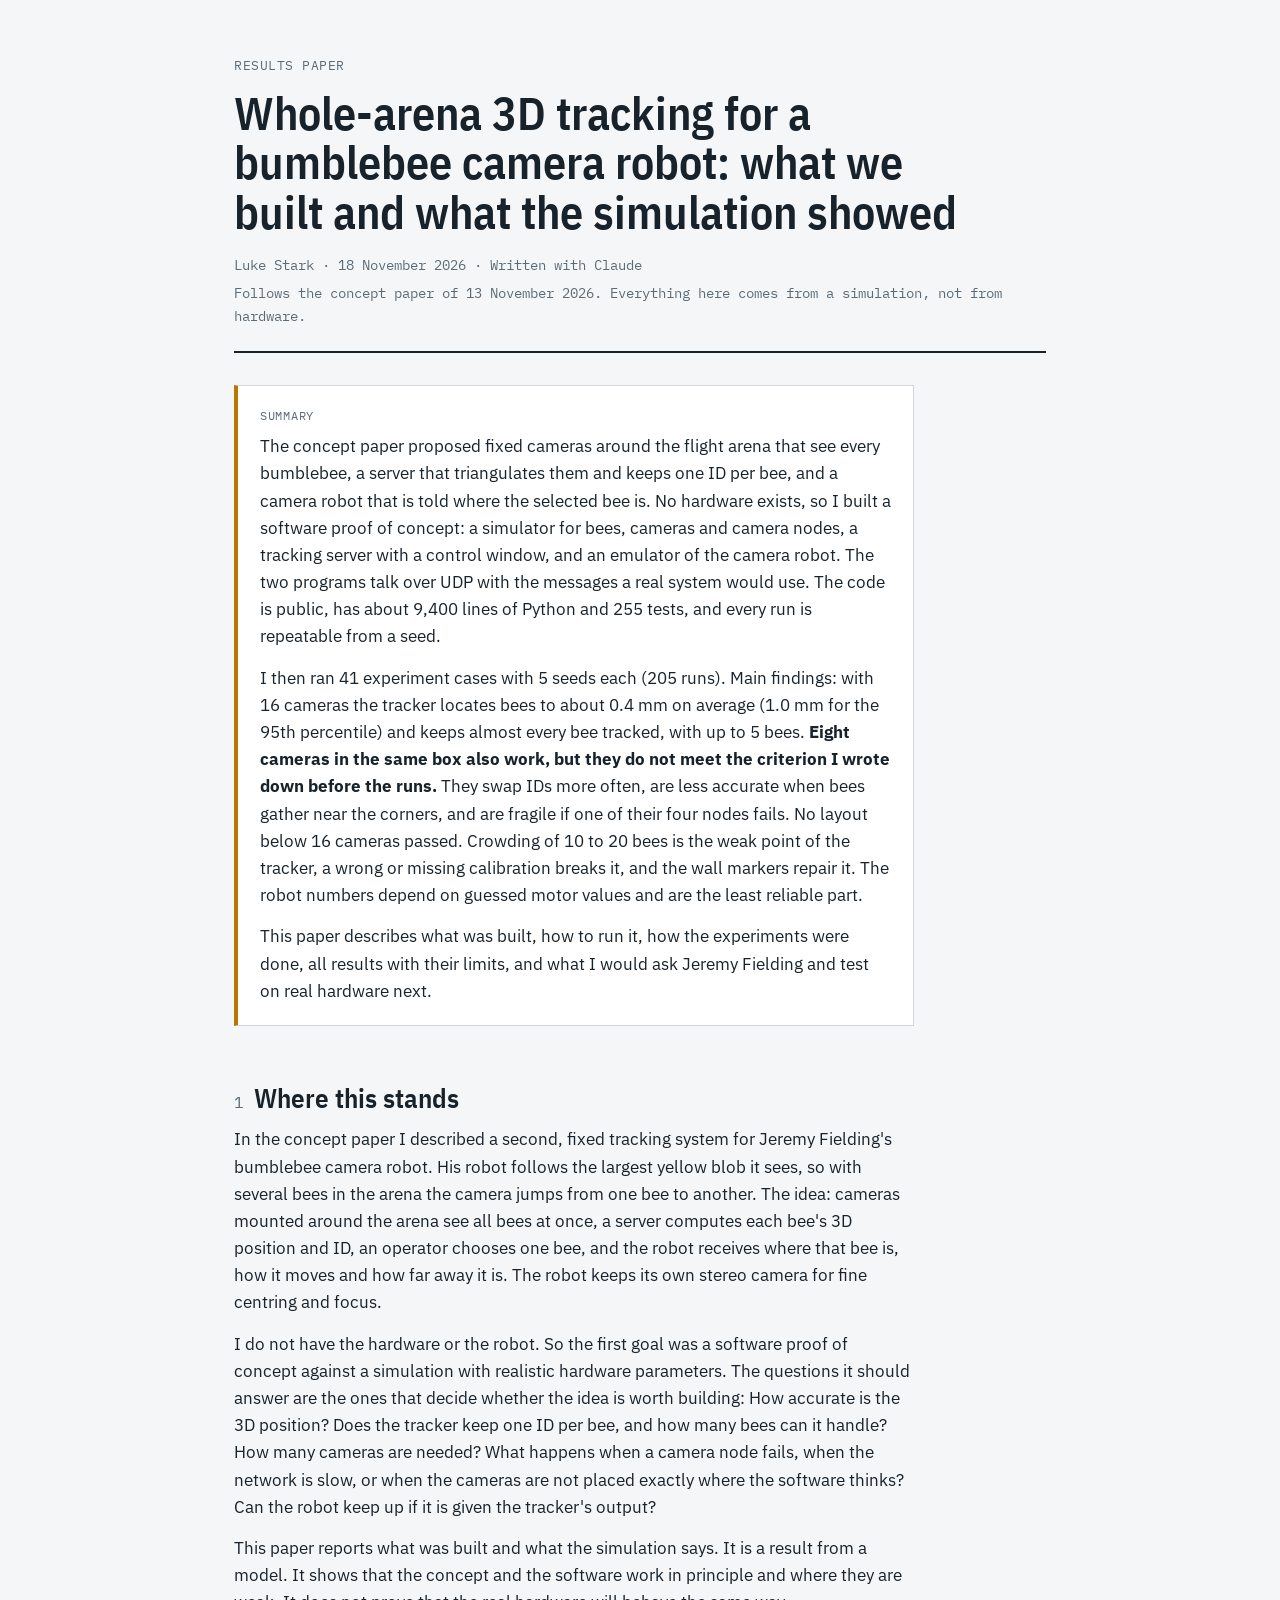
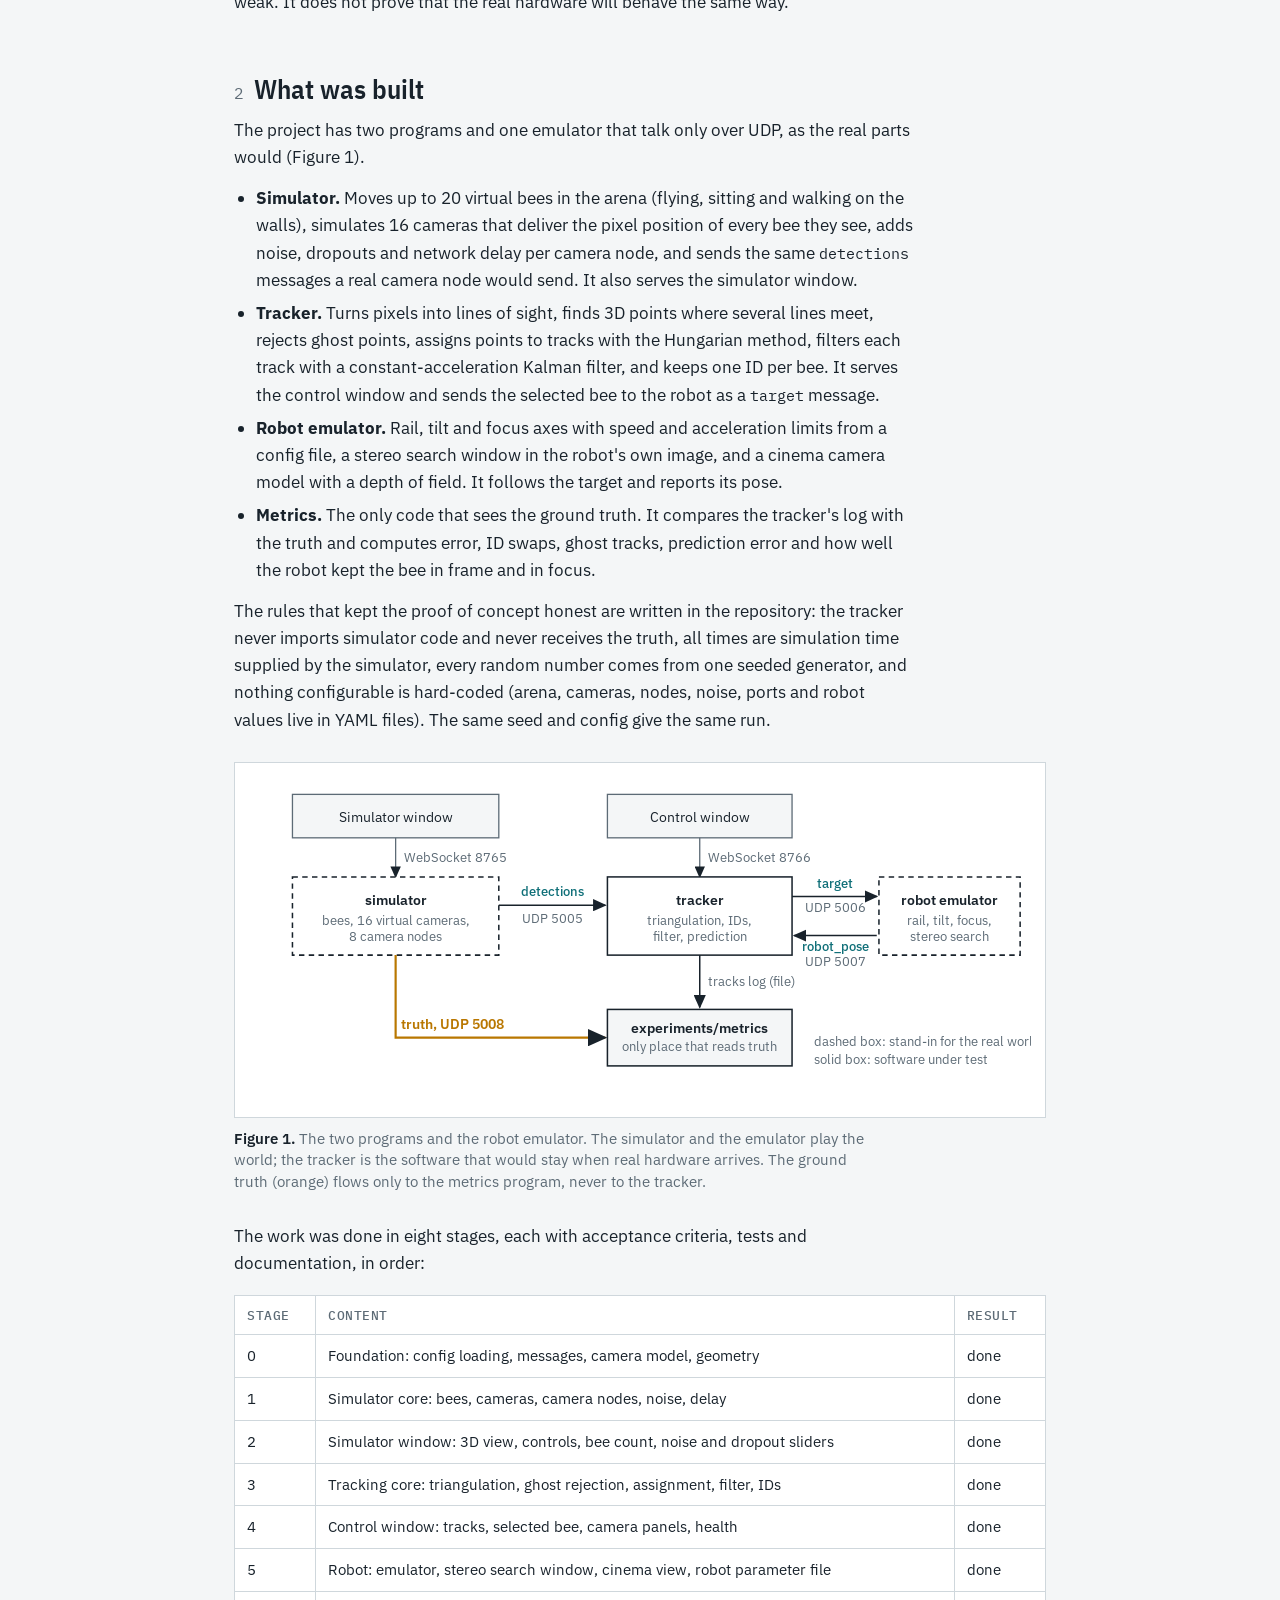
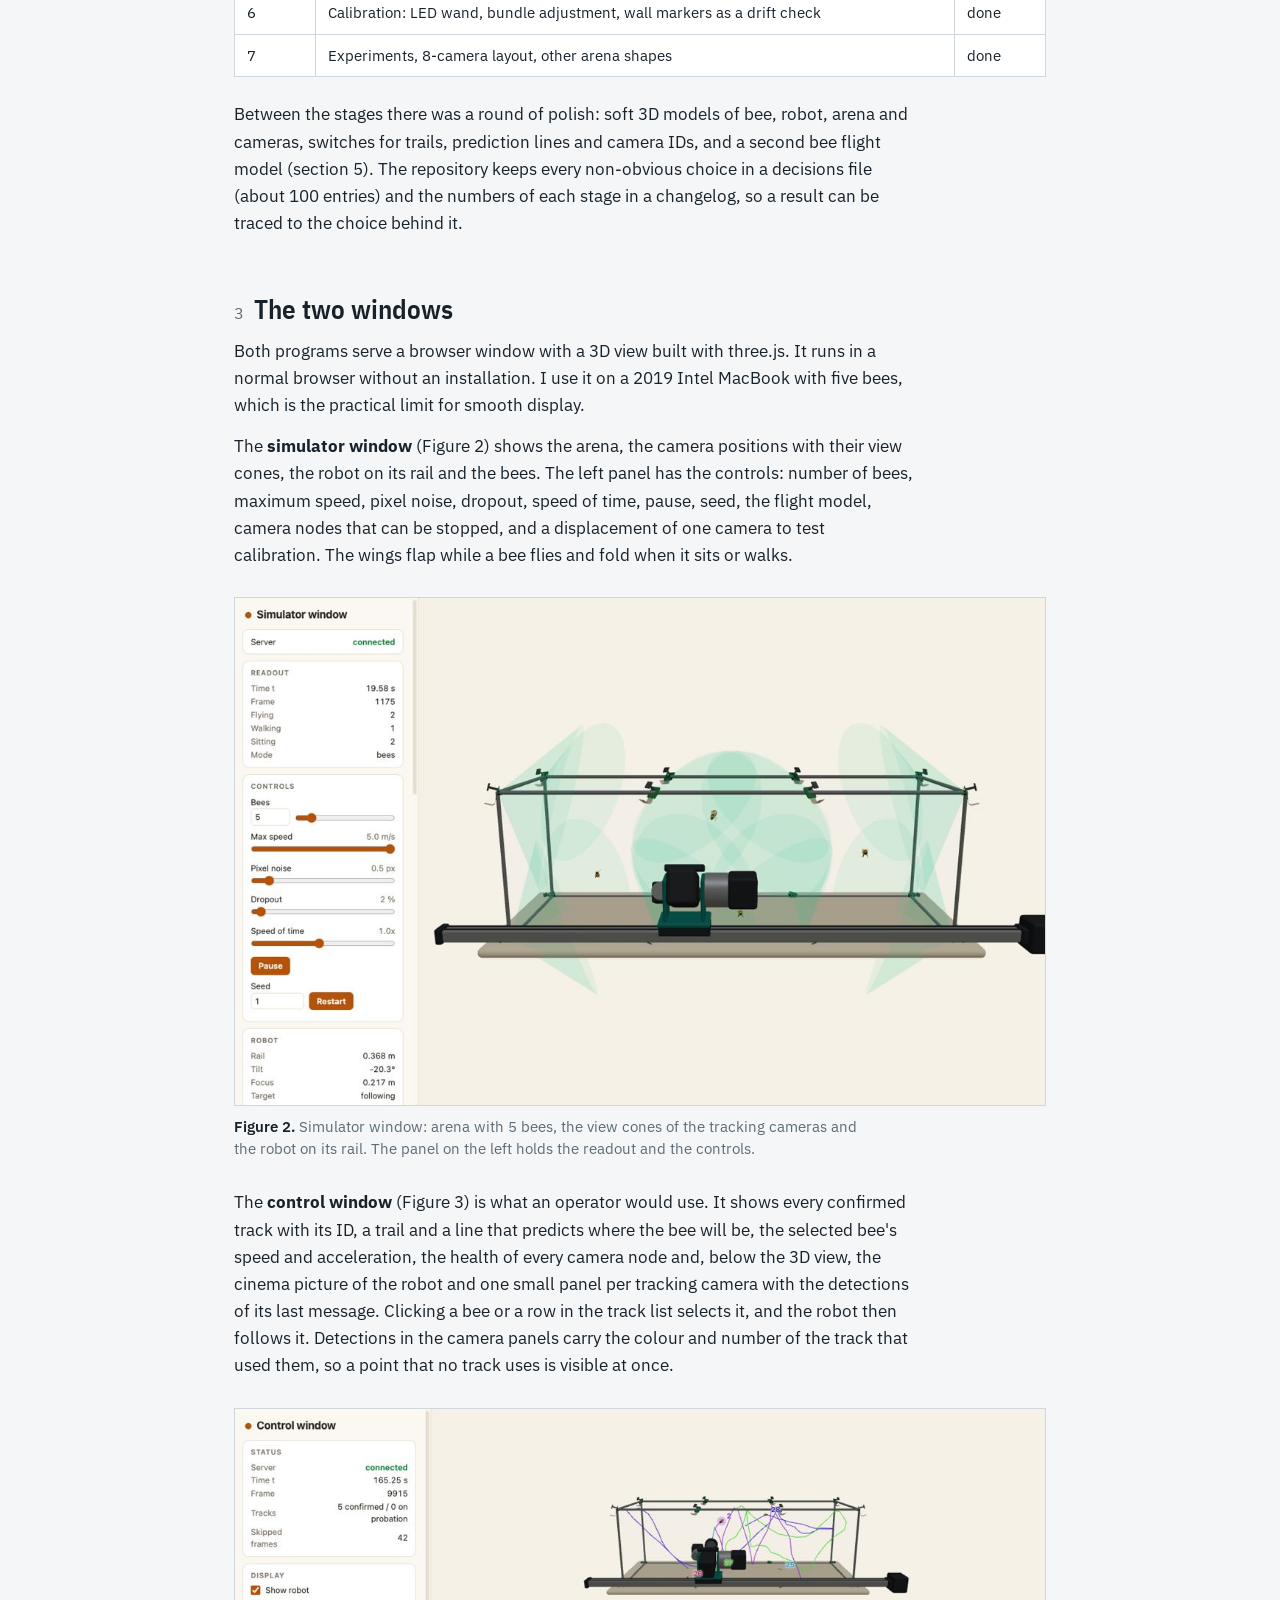
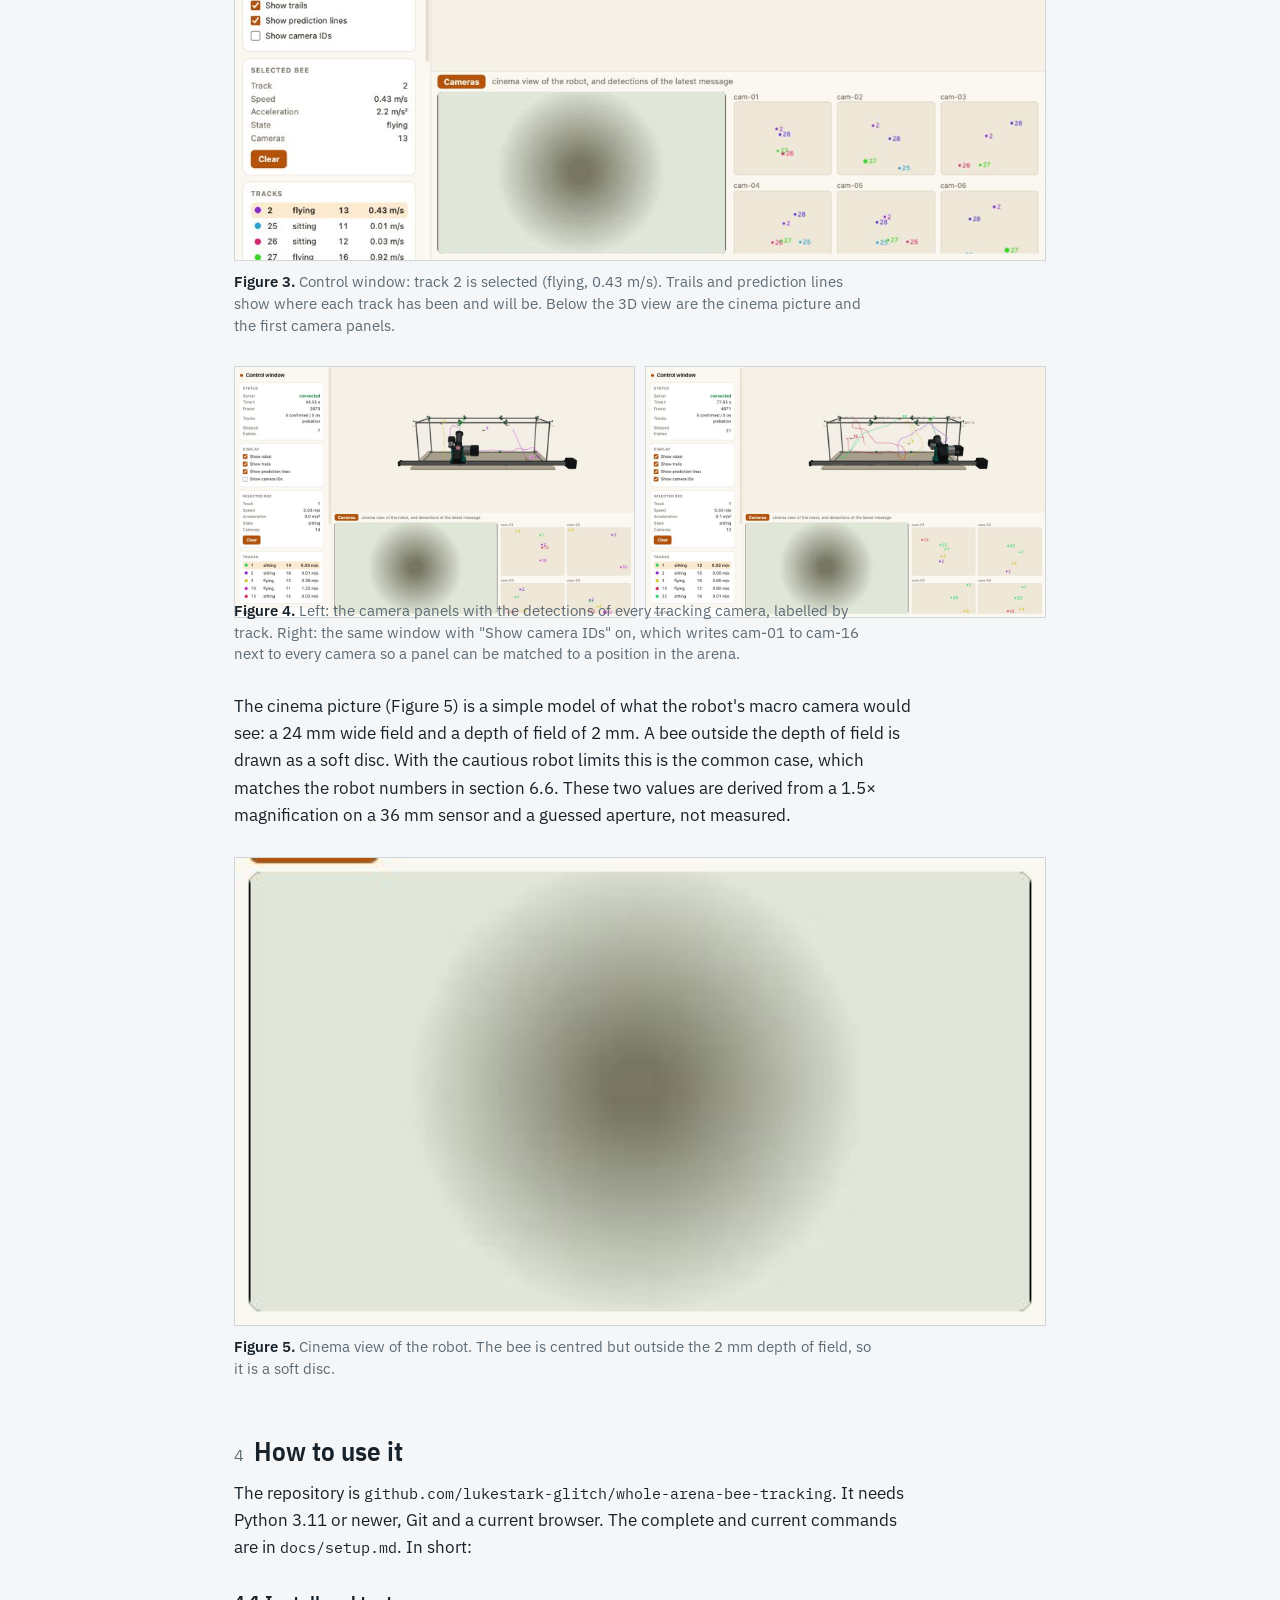
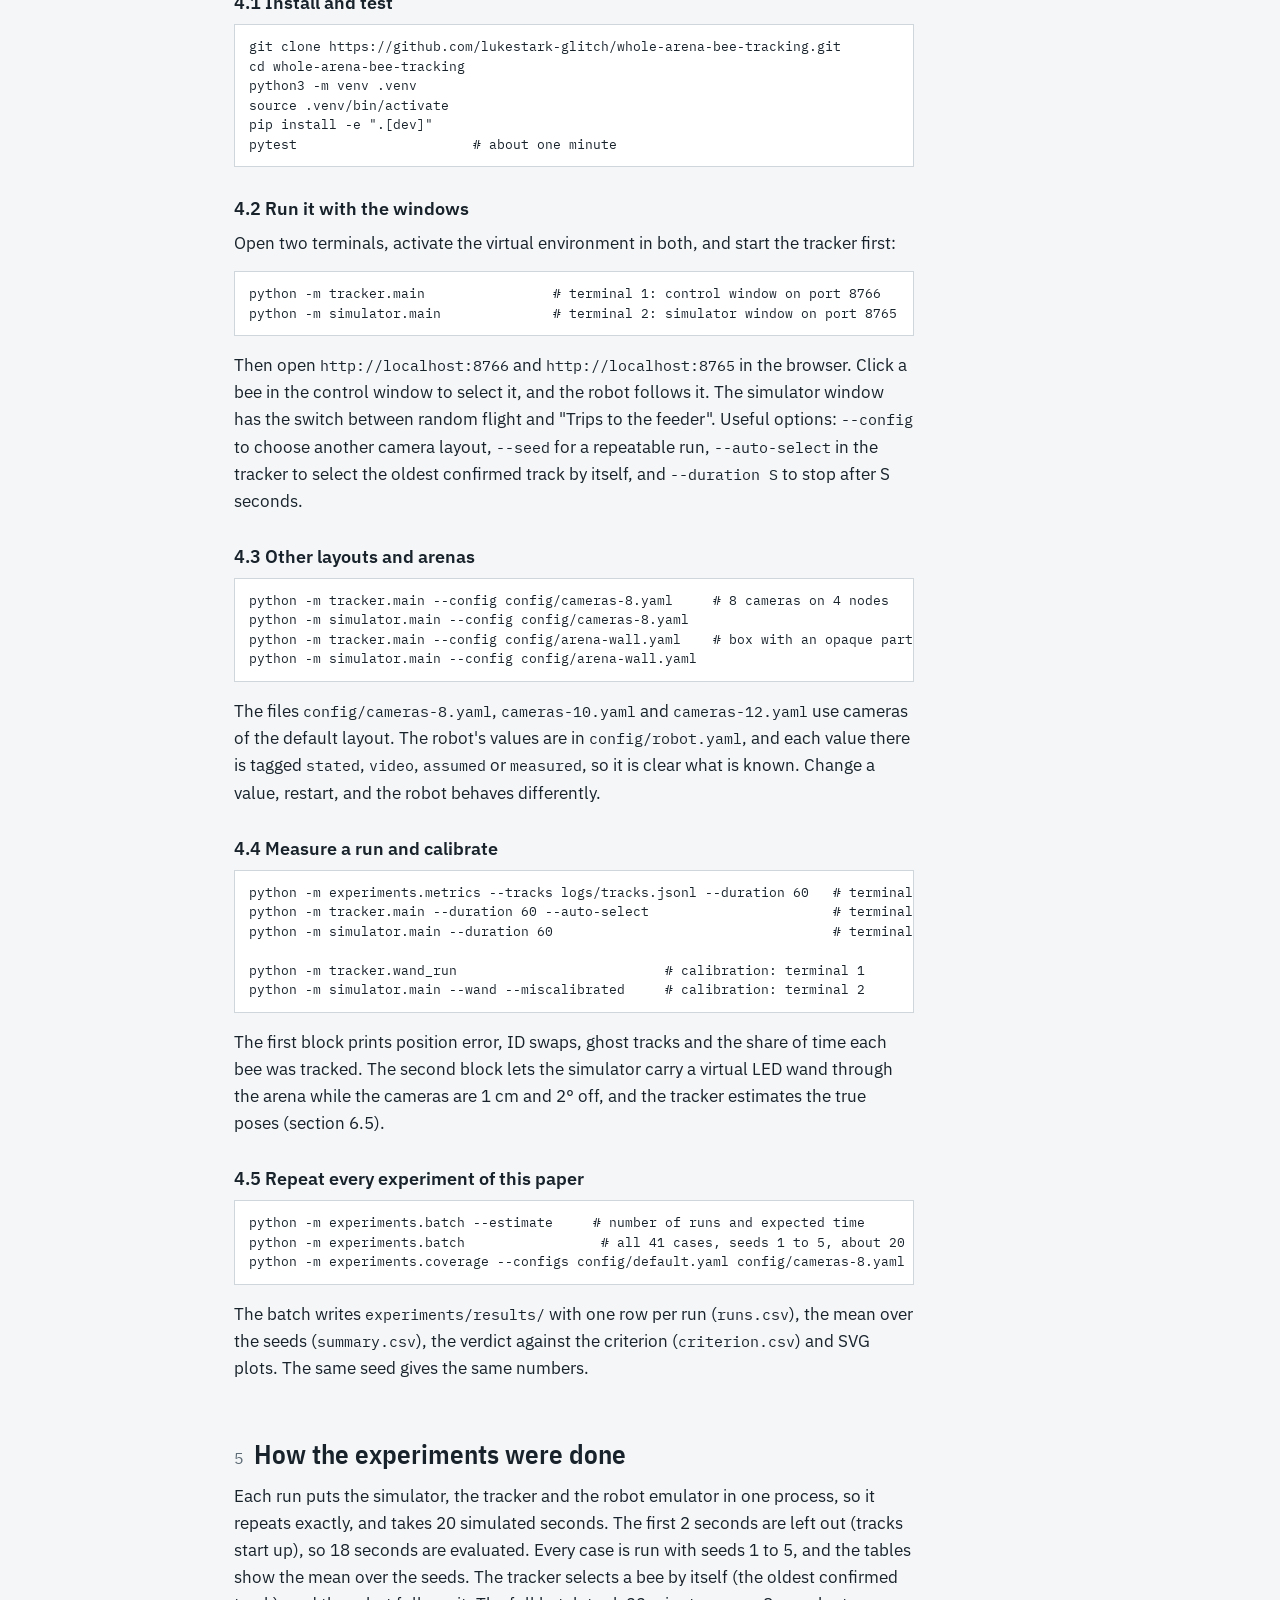
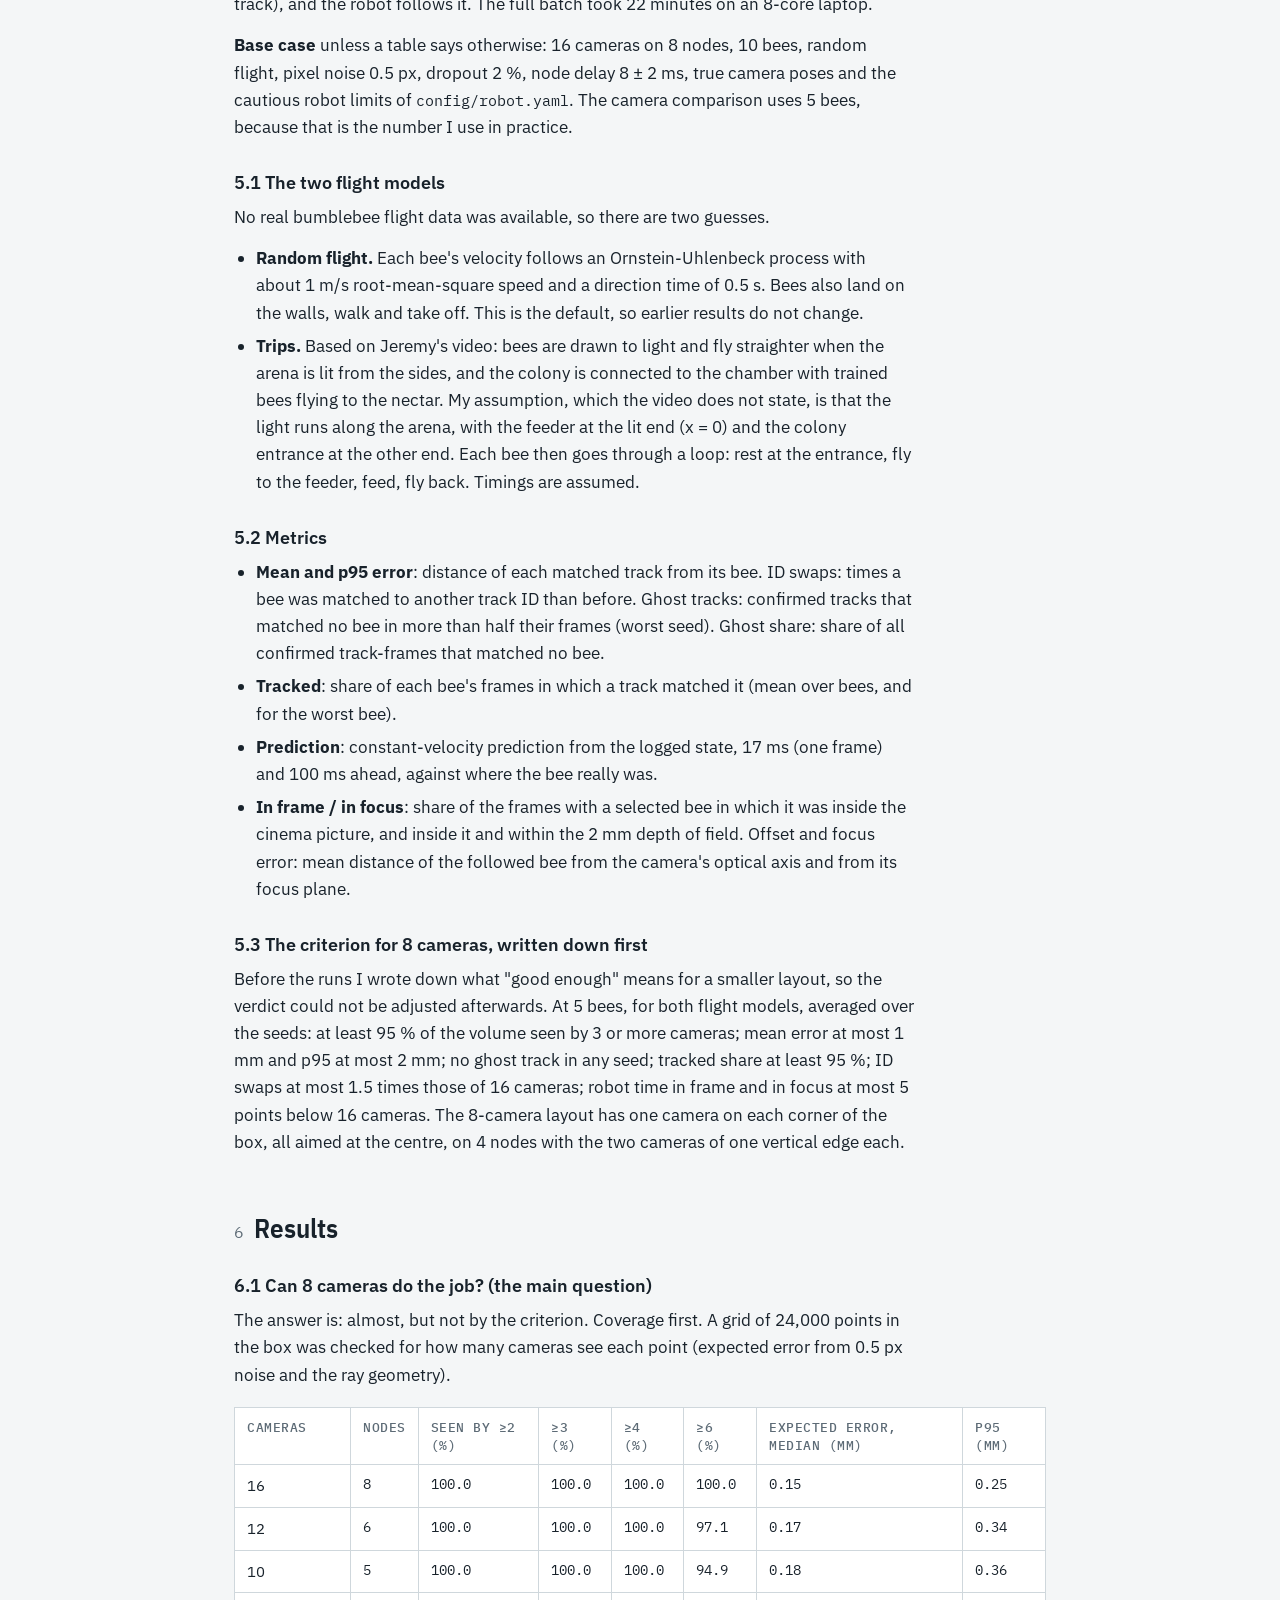
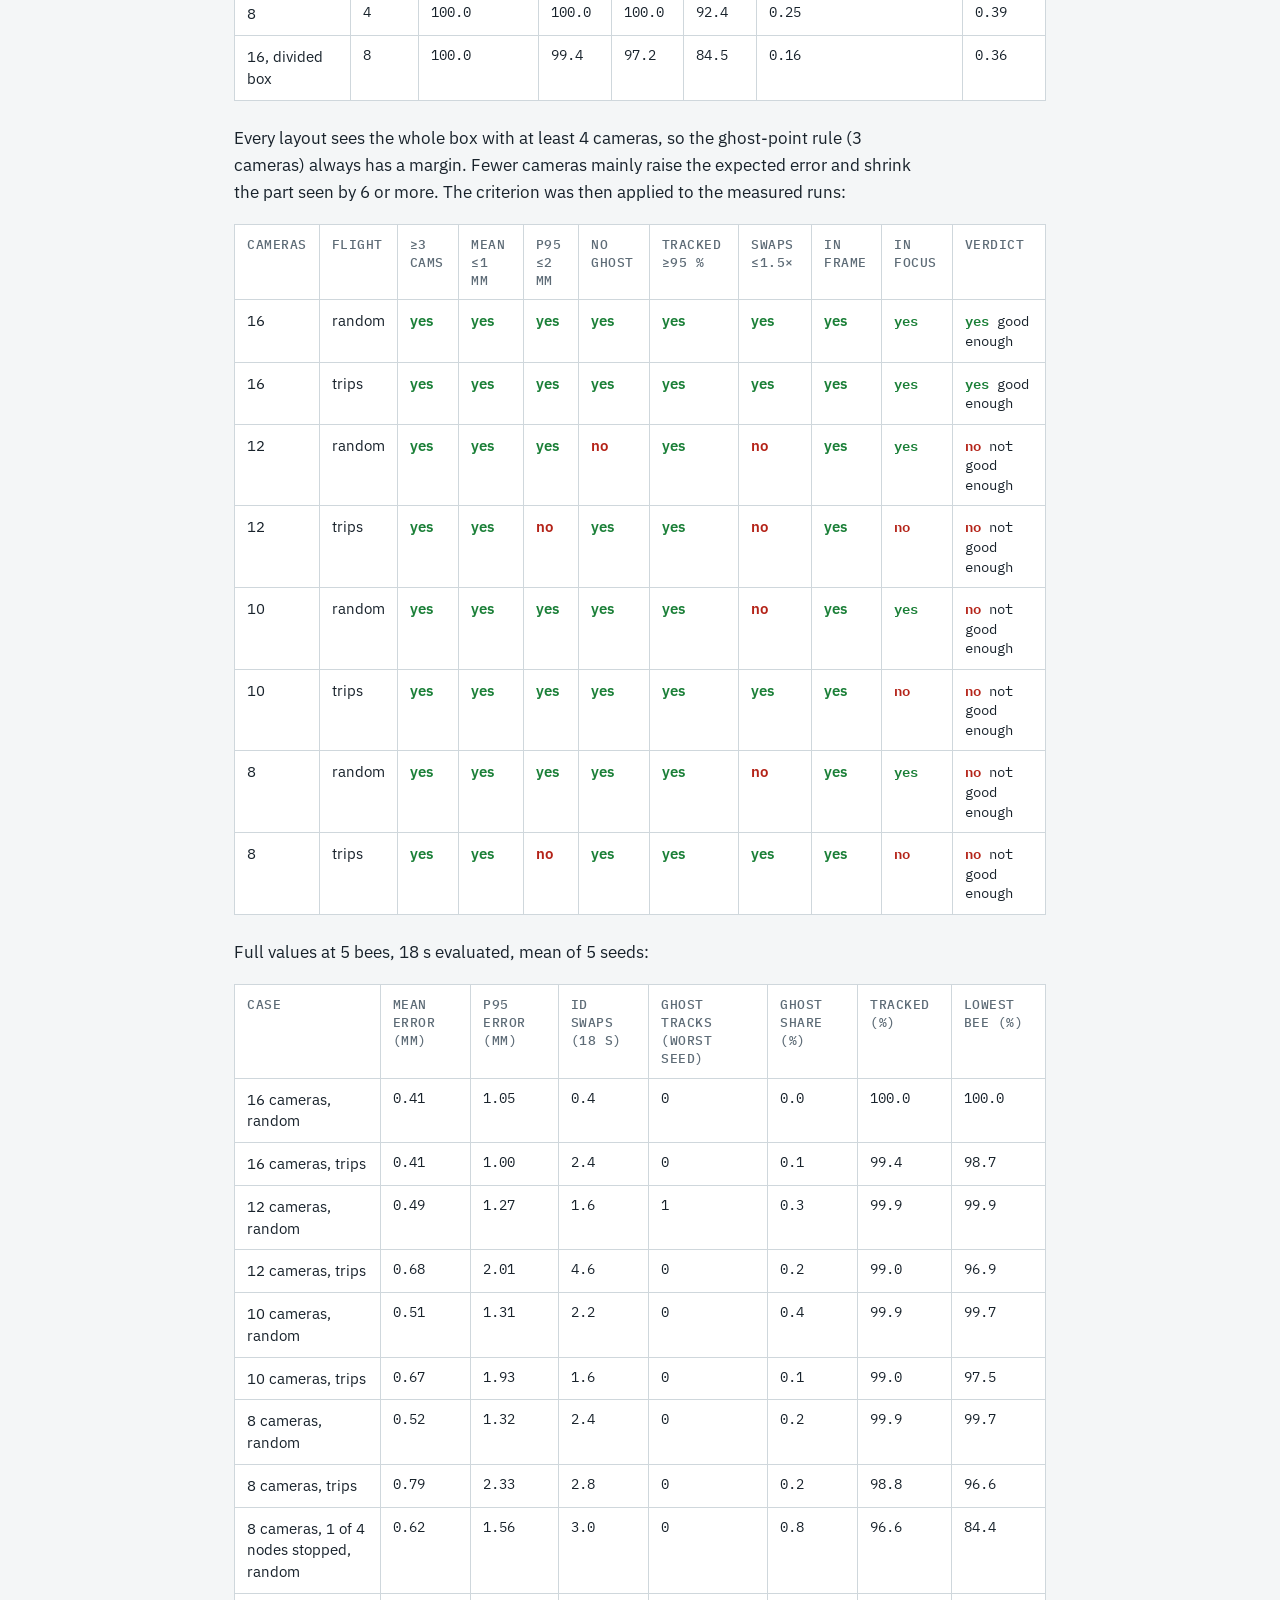
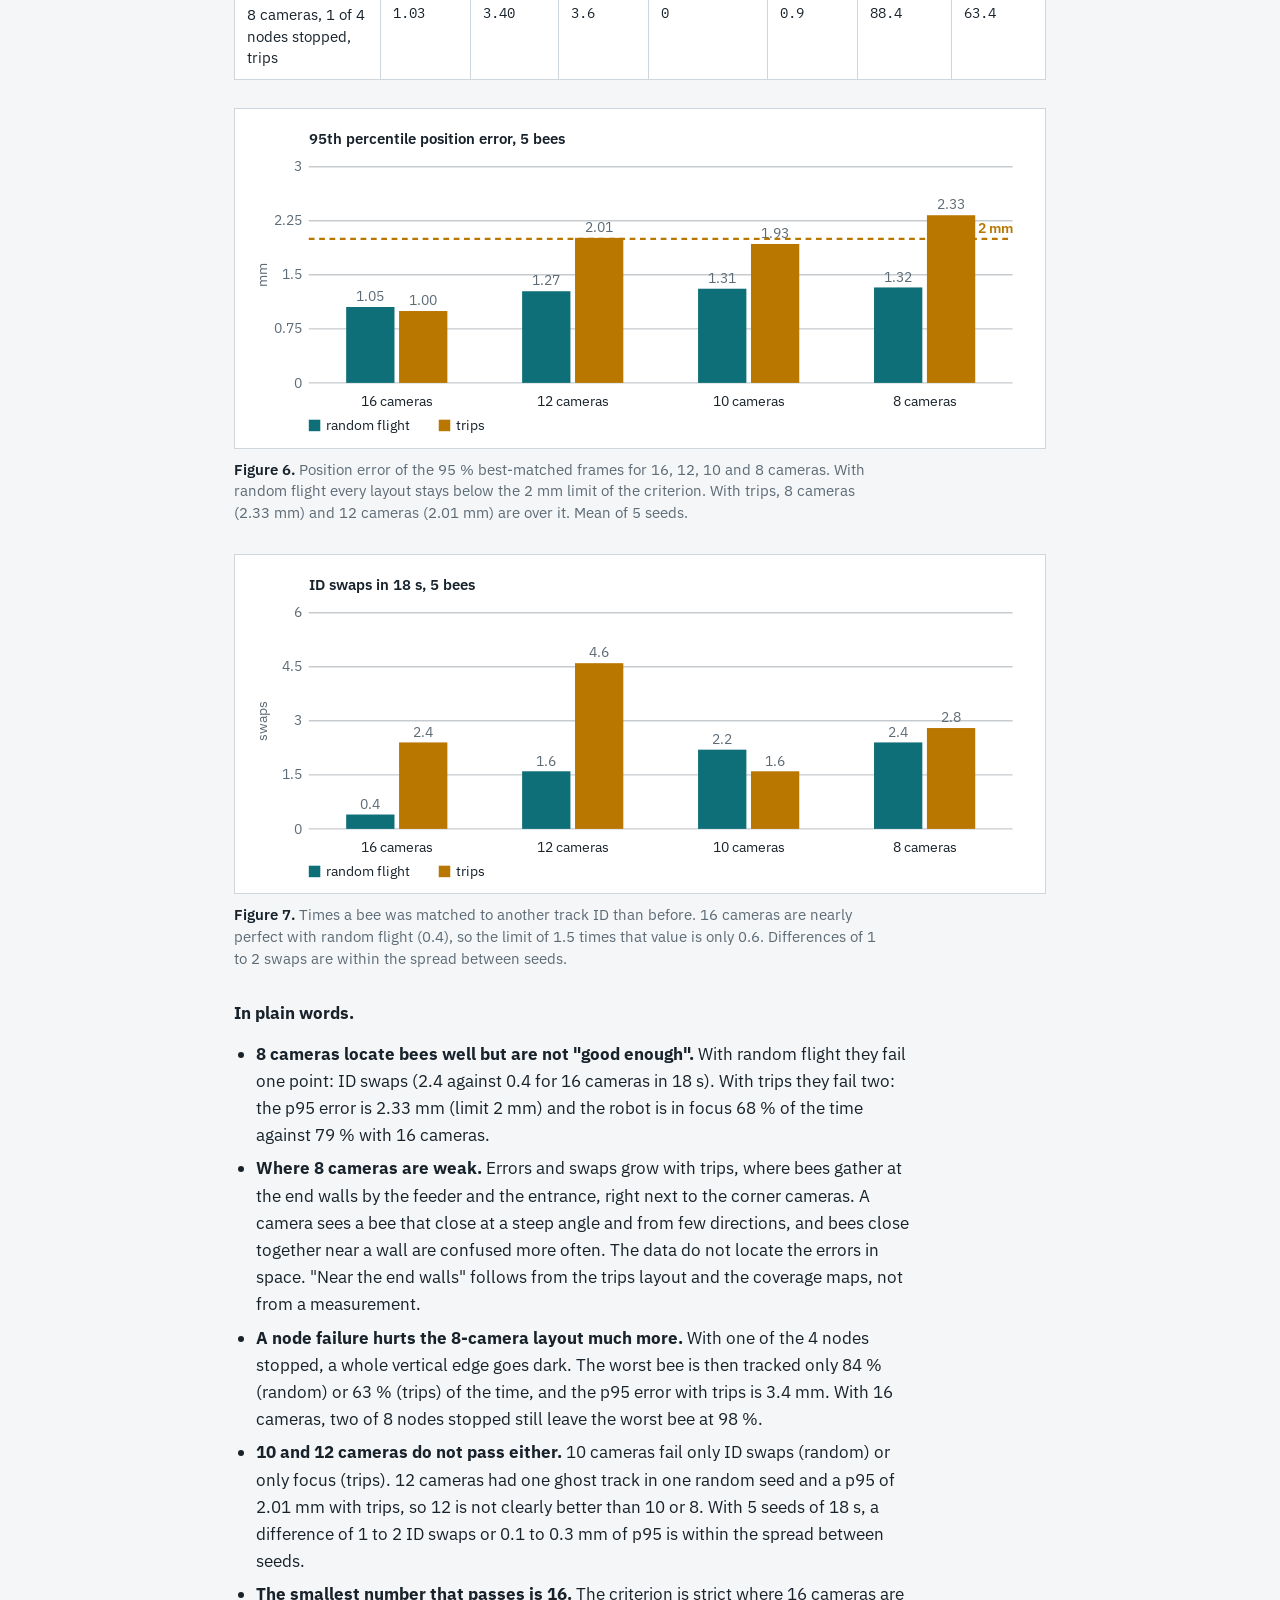
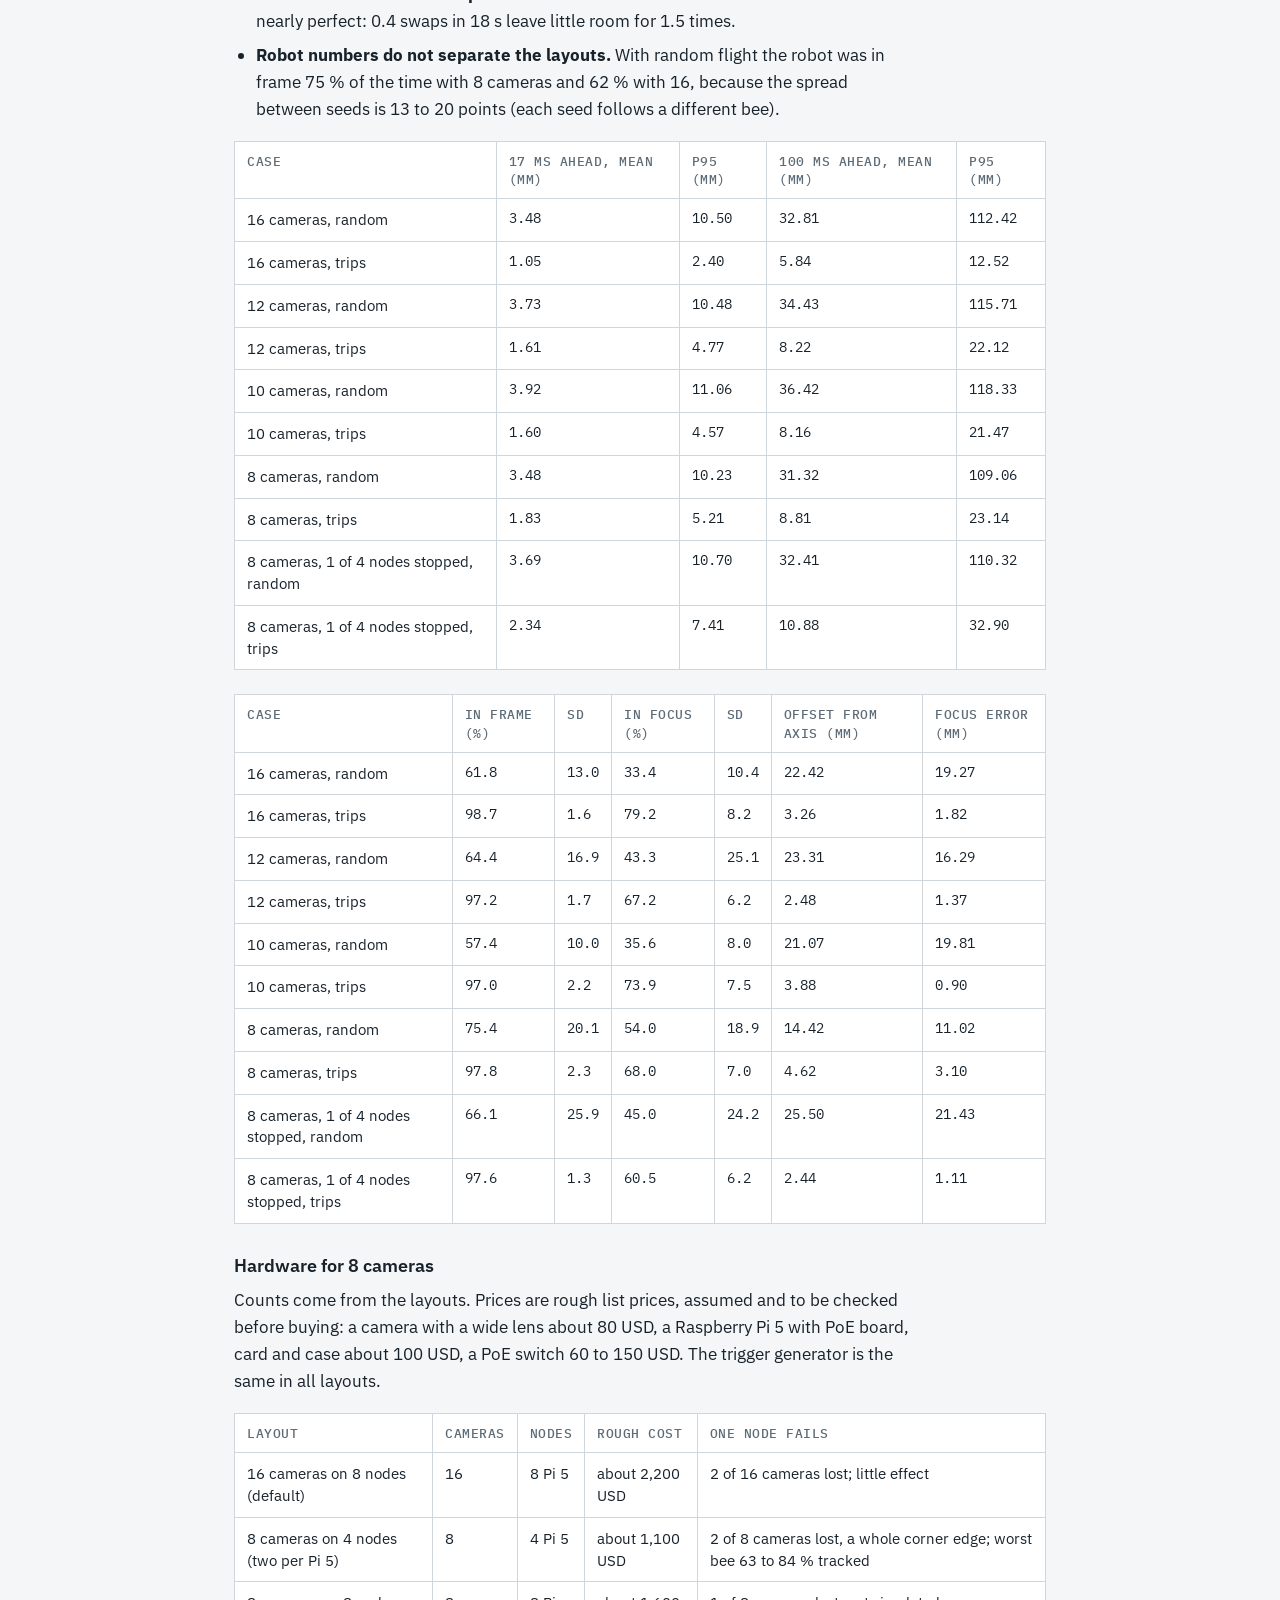
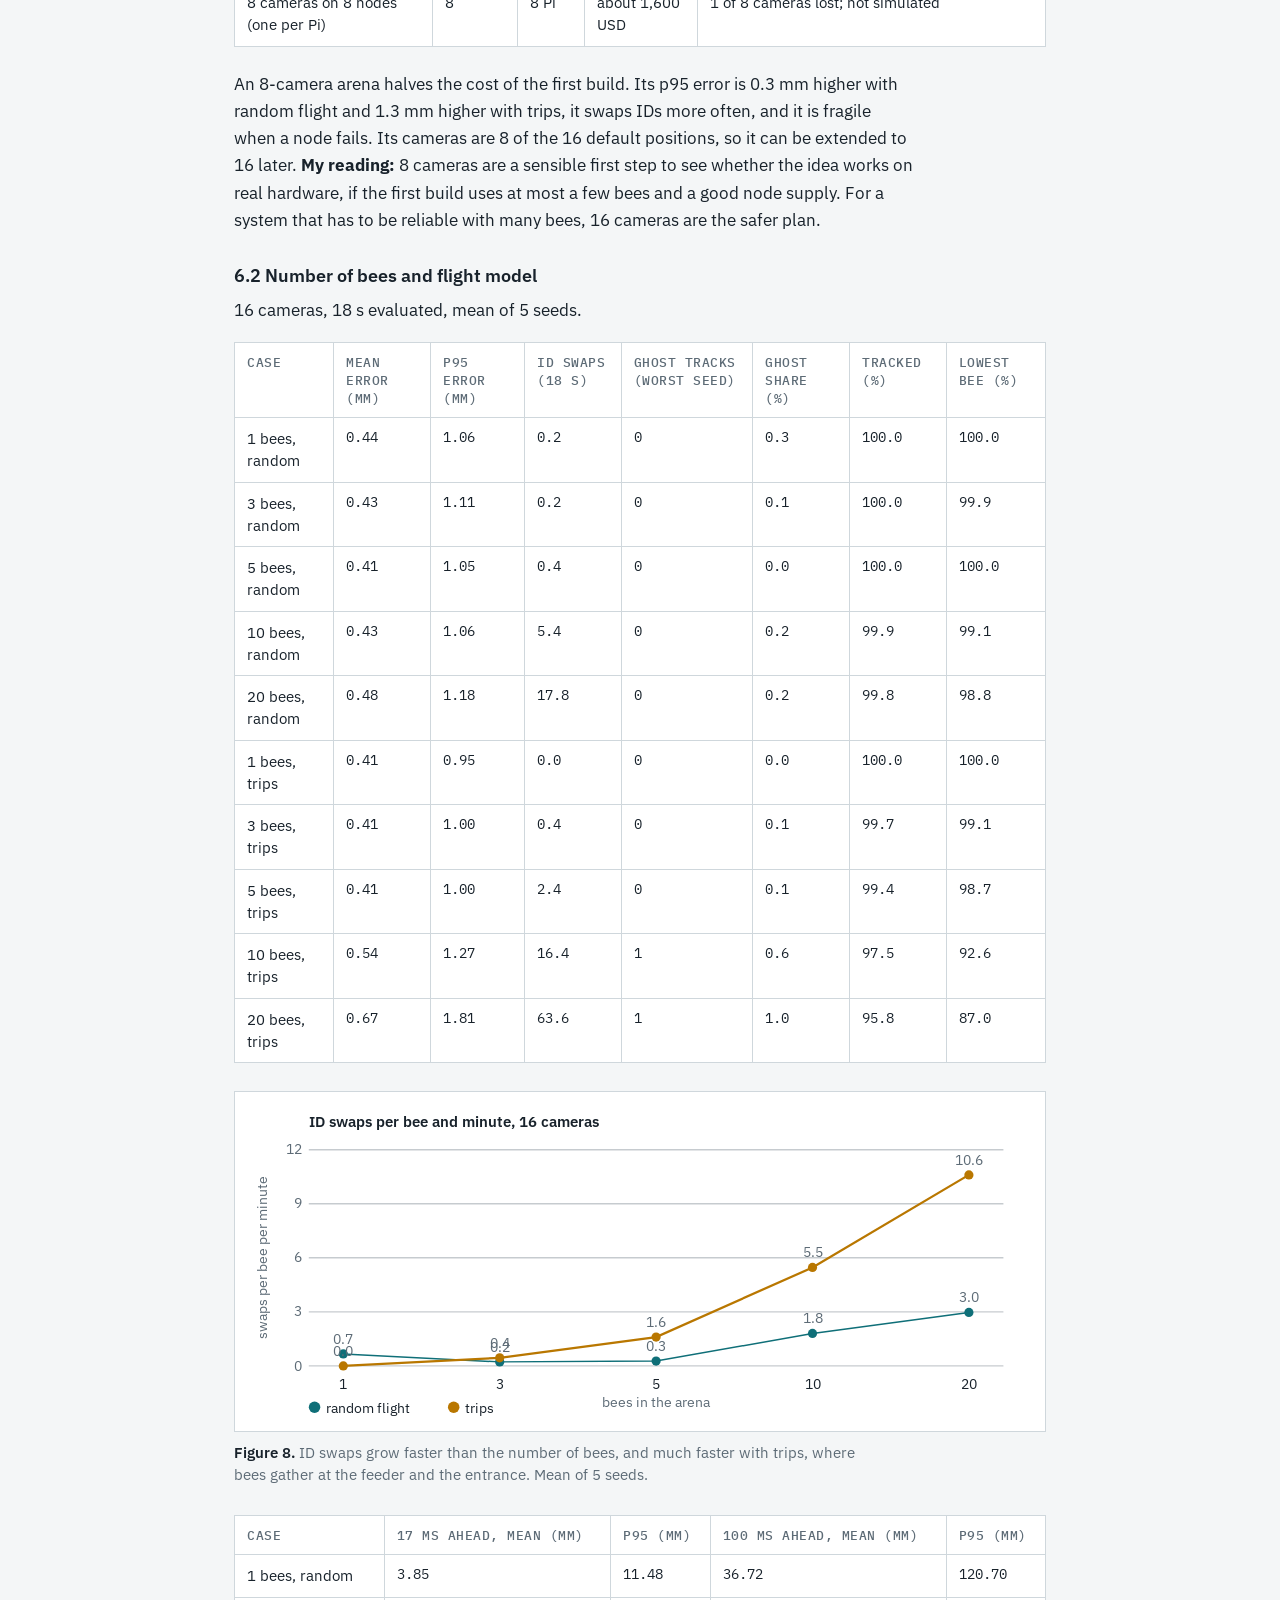
<file: docs/results-paper.html>
<!DOCTYPE html>
<html lang="en"><head><meta charset="utf-8"><meta name="viewport" content="width=device-width, initial-scale=1">
<title>Whole-Arena Bumblebee Tracking: Results</title>
<link rel="preconnect" href="https://fonts.googleapis.com"><link rel="preconnect" href="https://fonts.gstatic.com" crossorigin>
<link href="https://fonts.googleapis.com/css2?family=IBM+Plex+Mono:wght@400;500&family=IBM+Plex+Sans+Condensed:wght@500;600&family=IBM+Plex+Sans:ital,wght@0,400;0,500;0,600;1,400&display=swap" rel="stylesheet">
<style>
/* Layout idea: a single-column technical paper, 68ch text measure, figures allowed to run wider than the text. */
:root {
  --paper: #f4f6f7;
  --surface: #ffffff;
  --ink: #18222b;
  --muted: #5d6b76;
  --rule: #cfd7dc;
  --bee: #b97700;      /* the selected bumblebee */
  --cam: #0f6f78;      /* fixed tracking cameras */
  --font-display: "IBM Plex Sans Condensed", "Arial Narrow", Arial, sans-serif;
  --font-body: "IBM Plex Sans", "Helvetica Neue", Arial, sans-serif;
  --font-mono: "IBM Plex Mono", ui-monospace, Menlo, Consolas, monospace;
}
@media (prefers-color-scheme: dark) {
  :root:not([data-theme="light"]) {
    --paper: #12181d; --surface: #1a2229; --ink: #e6ebee; --muted: #9aa7b0;
    --rule: #33404a; --bee: #f0b429; --cam: #4fc3cd; color-scheme: dark;
  }
}
:root[data-theme="dark"] {
  --paper: #12181d; --surface: #1a2229; --ink: #e6ebee; --muted: #9aa7b0;
  --rule: #33404a; --bee: #f0b429; --cam: #4fc3cd; color-scheme: dark;
}
* { box-sizing: border-box; }
html { -webkit-text-size-adjust: 100%; }
body {
  margin: 0; background: var(--paper); color: var(--ink);
  font-family: var(--font-body); font-size: 17px; line-height: 1.6;
}
main { max-width: 860px; margin: 0 auto; padding: 56px 24px 96px; }
.text { max-width: 68ch; }
header { border-bottom: 2px solid var(--ink); padding-bottom: 24px; margin-bottom: 32px; }
.kicker { font-family: var(--font-mono); font-size: 13px; color: var(--muted); letter-spacing: .04em; text-transform: uppercase; margin: 0 0 12px; }
h1 { font-family: var(--font-display); font-weight: 600; font-size: clamp(32px, 6vw, 46px); line-height: 1.08; margin: 0 0 16px; text-wrap: balance; }
.byline { font-family: var(--font-mono); font-size: 14px; color: var(--muted); margin: 0; }
h2 { font-family: var(--font-display); font-weight: 600; font-size: 27px; line-height: 1.2; margin: 56px 0 12px; text-wrap: balance; }
h2 .n { font-family: var(--font-mono); font-weight: 400; font-size: 16px; color: var(--muted); margin-right: 10px; }
h3 { font-family: var(--font-body); font-weight: 600; font-size: 18px; margin: 28px 0 6px; }
p { margin: 0 0 14px; }
ul { margin: 0 0 14px; padding-left: 22px; }
li { margin-bottom: 6px; }
.abstract { background: var(--surface); border: 1px solid var(--rule); border-left: 4px solid var(--bee); padding: 20px 22px; margin: 0 0 8px; }
.abstract p:last-child { margin-bottom: 0; }
.abstract .label { font-family: var(--font-mono); font-size: 12px; text-transform: uppercase; letter-spacing: .06em; color: var(--muted); margin-bottom: 8px; }
code { font-family: var(--font-mono); font-size: .88em; }
figure { margin: 28px 0 30px; }
.fig { background: var(--surface); border: 1px solid var(--rule); padding: 14px; overflow-x: auto; }
.fig svg { display: block; width: 100%; min-width: 620px; height: auto; color: var(--ink); font-family: var(--font-body); }
figcaption { font-size: 14.5px; color: var(--muted); margin-top: 10px; max-width: 72ch; line-height: 1.5; }
figcaption b { color: var(--ink); font-weight: 600; }
.tablewrap { overflow-x: auto; margin: 18px 0 24px; }
table { border-collapse: collapse; width: 100%; min-width: 600px; font-size: 15px; line-height: 1.45; background: var(--surface); }
th, td { text-align: left; vertical-align: top; padding: 10px 12px; border: 1px solid var(--rule); }
th { font-family: var(--font-mono); font-weight: 500; font-size: 12.5px; text-transform: uppercase; letter-spacing: .04em; color: var(--muted); }
td.num, .mono { font-family: var(--font-mono); font-size: 13.5px; font-variant-numeric: tabular-nums; }
.note { font-size: 15px; color: var(--muted); border-top: 1px solid var(--rule); padding-top: 14px; margin-top: 48px; }
a { color: inherit; }
/* SVG vocabulary */
.ln { stroke: currentColor; stroke-width: 1.4; fill: none; }
.ln-m { stroke: var(--muted); stroke-width: 1.2; fill: none; }
.ln-cam { stroke: var(--cam); stroke-width: 1.3; fill: none; }
.ln-bee { stroke: var(--bee); stroke-width: 2; fill: none; }
.dash { stroke-dasharray: 5 4; }
.box { fill: var(--surface); stroke: currentColor; stroke-width: 1.4; }
.box-p { fill: var(--paper); stroke: currentColor; stroke-width: 1.4; }
.box-m { fill: var(--paper); stroke: var(--muted); stroke-width: 1.2; }
.f-ink { fill: currentColor; }
.f-m { fill: var(--muted); }
.f-cam { fill: var(--cam); }
.f-bee { fill: var(--bee); }
.f-none { fill: none; }
.t { fill: currentColor; font-size: 12.5px; }
.tb { fill: currentColor; font-size: 13px; font-weight: 600; }
.tm { fill: var(--muted); font-size: 12px; }
.tc { fill: var(--cam); font-size: 12px; font-weight: 500; }
.ty { fill: var(--bee); font-size: 12.5px; font-weight: 600; }
.mid { text-anchor: middle; }
.end { text-anchor: end; }
@media print {
  @page { size: A4; margin: 15mm 19mm; }
  body { font-size: 10pt; line-height: 1.45; background: #fff; -webkit-print-color-adjust: exact; print-color-adjust: exact; }
  main { max-width: none; padding: 0; }
  .text, figcaption { max-width: none; }
  header { padding-bottom: 12pt; margin-bottom: 16pt; }
  .kicker { font-size: 7.5pt; margin-bottom: 6pt; }
  h1 { font-size: 23pt; margin-bottom: 8pt; }
  .byline { font-size: 8pt; }
  h2 { font-size: 14.5pt; margin: 16pt 0 5pt; }
  h2 .n { font-size: 10pt; }
  h3 { font-size: 10.5pt; margin: 12pt 0 3pt; }
  p { margin-bottom: 6pt; }
  ul { margin-bottom: 6pt; }
  li { margin-bottom: 2.5pt; }
  .abstract { padding: 10pt 12pt; }
  .abstract .label { font-size: 7pt; }
  figure { margin: 8pt 0 10pt; }
  .fig { padding: 6pt; overflow: visible; }
  .fig svg { min-width: 0; width: 78%; margin: 0 auto; }
  figcaption { font-size: 8.5pt; margin-top: 5pt; }
  .tablewrap { overflow: visible; margin: 8pt 0 12pt; }
  table { min-width: 0; font-size: 8.5pt; line-height: 1.4; }
  th { font-size: 7pt; }
  th, td { padding: 4pt 6pt; }
  td.num, .mono { font-size: 8pt; }
  .note { font-size: 8.5pt; margin-top: 12pt; padding-top: 6pt; }
  h2, h3 { break-after: avoid; }
  p, li, figure, table, tr, .abstract { break-inside: avoid; }
  ul, .tablewrap { break-before: avoid; }
}
@media (max-width: 480px) { body { font-size: 16px; } main { padding: 36px 16px 72px; } }

.shot { display: block; width: 100%; height: auto; border: 1px solid var(--rule); background: var(--surface); }
.two { display: grid; grid-template-columns: 1fr 1fr; gap: 10px; }
.two .shot { min-width: 0; }
.verdict-yes { color: #1a7f37; font-weight: 600; }
.verdict-no { color: #b42318; font-weight: 600; }
.callout { background: var(--surface); border: 1px solid var(--rule); border-left: 4px solid var(--cam); padding: 14px 18px; margin: 18px 0; }
.callout p:last-child { margin-bottom: 0; }
pre { background: var(--surface); border: 1px solid var(--rule); padding: 12px 14px; overflow-x: auto; font-family: var(--font-mono); font-size: 13px; line-height: 1.5; margin: 0 0 16px; }
@media print {
  .shot { max-height: 108mm; width: auto; max-width: 100%; margin: 0 auto; }
  .two .shot { max-height: none; width: 100%; }
  pre { font-size: 8pt; padding: 6pt 8pt; page-break-inside: avoid; }
  .callout { padding: 8pt 12pt; page-break-inside: avoid; }
}
</style></head><body><main>
<header>
  <p class="kicker">Results paper</p>
  <h1>Whole-arena 3D tracking for a bumblebee camera robot: what we built and what the simulation showed</h1>
  <p class="byline">Luke Stark · 18 November 2026 · Written with Claude</p>
  <p class="byline" style="margin-top:6px">Follows the concept paper of 13 November 2026. Everything here comes from a simulation, not from hardware.</p>
</header>

<div class="abstract text"><div class="label">Summary</div>
<p>The concept paper proposed fixed cameras around the flight arena that see every bumblebee, a server that triangulates them and keeps one ID per bee, and a camera robot that is told where the selected bee is. No hardware exists, so I built a software proof of concept: a simulator for bees, cameras and camera nodes, a tracking server with a control window, and an emulator of the camera robot. The two programs talk over UDP with the messages a real system would use. The code is public, has about 9,400 lines of Python and 255 tests, and every run is repeatable from a seed.</p>
<p>I then ran 41 experiment cases with 5 seeds each (205 runs). Main findings: with 16 cameras the tracker locates bees to about 0.4 mm on average (1.0 mm for the 95th percentile) and keeps almost every bee tracked, with up to 5 bees. <b>Eight cameras in the same box also work, but they do not meet the criterion I wrote down before the runs.</b> They swap IDs more often, are less accurate when bees gather near the corners, and are fragile if one of their four nodes fails. No layout below 16 cameras passed. Crowding of 10 to 20 bees is the weak point of the tracker, a wrong or missing calibration breaks it, and the wall markers repair it. The robot numbers depend on guessed motor values and are the least reliable part.</p>
<p>This paper describes what was built, how to run it, how the experiments were done, all results with their limits, and what I would ask Jeremy Fielding and test on real hardware next.</p></div>


<section><h2><span class="n">1</span>Where this stands</h2><div class="text">
<p>In the concept paper I described a second, fixed tracking system for Jeremy Fielding's bumblebee camera robot. His robot follows the largest yellow blob it sees, so with several bees in the arena the camera jumps from one bee to another. The idea: cameras mounted around the arena see all bees at once, a server computes each bee's 3D position and ID, an operator chooses one bee, and the robot receives where that bee is, how it moves and how far away it is. The robot keeps its own stereo camera for fine centring and focus.</p>
<p>I do not have the hardware or the robot. So the first goal was a software proof of concept against a simulation with realistic hardware parameters. The questions it should answer are the ones that decide whether the idea is worth building: How accurate is the 3D position? Does the tracker keep one ID per bee, and how many bees can it handle? How many cameras are needed? What happens when a camera node fails, when the network is slow, or when the cameras are not placed exactly where the software thinks? Can the robot keep up if it is given the tracker's output?</p>
<p>This paper reports what was built and what the simulation says. It is a result from a model. It shows that the concept and the software work in principle and where they are weak. It does not prove that the real hardware will behave the same way.</p>
</div></section>

<section><h2><span class="n">2</span>What was built</h2><div class="text">
<p>The project has two programs and one emulator that talk only over UDP, as the real parts would (Figure 1).</p>
<ul>
<li><b>Simulator.</b> Moves up to 20 virtual bees in the arena (flying, sitting and walking on the walls), simulates 16 cameras that deliver the pixel position of every bee they see, adds noise, dropouts and network delay per camera node, and sends the same <code>detections</code> messages a real camera node would send. It also serves the simulator window.</li>
<li><b>Tracker.</b> Turns pixels into lines of sight, finds 3D points where several lines meet, rejects ghost points, assigns points to tracks with the Hungarian method, filters each track with a constant-acceleration Kalman filter, and keeps one ID per bee. It serves the control window and sends the selected bee to the robot as a <code>target</code> message.</li>
<li><b>Robot emulator.</b> Rail, tilt and focus axes with speed and acceleration limits from a config file, a stereo search window in the robot's own image, and a cinema camera model with a depth of field. It follows the target and reports its pose.</li>
<li><b>Metrics.</b> The only code that sees the ground truth. It compares the tracker's log with the truth and computes error, ID swaps, ghost tracks, prediction error and how well the robot kept the bee in frame and in focus.</li>
</ul>
<p>The rules that kept the proof of concept honest are written in the repository: the tracker never imports simulator code and never receives the truth, all times are simulation time supplied by the simulator, every random number comes from one seeded generator, and nothing configurable is hard-coded (arena, cameras, nodes, noise, ports and robot values live in YAML files). The same seed and config give the same run.</p>
</div><figure><div class="fig">
<svg viewBox="0 0 720 300" role="img" aria-label="Architecture: the simulator and the robot emulator stand in for the real world, the tracker is the software under test, metrics read the tracks log and the simulator's truth.">
<defs><marker id="ar" markerWidth="9" markerHeight="8" refX="8" refY="4" orient="auto"><path d="M0,0 L9,4 L0,8 z" class="f-ink"/></marker></defs>
<rect x="40" y="16" width="190" height="40" class="box-m"/><text x="135" y="41" class="t mid">Simulator window</text>
<rect x="330" y="16" width="170" height="40" class="box-m"/><text x="415" y="41" class="t mid">Control window</text>
<line x1="135" y1="56" x2="135" y2="92" class="ln-m" marker-end="url(#ar)"/><line x1="415" y1="56" x2="415" y2="92" class="ln-m" marker-end="url(#ar)"/>
<text x="143" y="78" class="tm">WebSocket 8765</text><text x="423" y="78" class="tm">WebSocket 8766</text>
<rect x="40" y="92" width="190" height="72" class="box dash"/><text x="135" y="118" class="tb mid">simulator</text><text x="135" y="136" class="tm mid">bees, 16 virtual cameras,</text><text x="135" y="151" class="tm mid">8 camera nodes</text>
<rect x="330" y="92" width="170" height="72" class="box"/><text x="415" y="118" class="tb mid">tracker</text><text x="415" y="136" class="tm mid">triangulation, IDs,</text><text x="415" y="151" class="tm mid">filter, prediction</text>
<rect x="580" y="92" width="130" height="72" class="box dash"/><text x="645" y="118" class="tb mid">robot emulator</text><text x="645" y="136" class="tm mid">rail, tilt, focus,</text><text x="645" y="151" class="tm mid">stereo search</text>
<line x1="230" y1="118" x2="328" y2="118" class="ln" marker-end="url(#ar)"/><text x="279" y="110" class="tc mid">detections</text><text x="279" y="134" class="tm mid">UDP 5005</text>
<line x1="500" y1="110" x2="578" y2="110" class="ln" marker-end="url(#ar)"/><text x="540" y="102" class="tc mid">target</text><text x="540" y="124" class="tm mid">UDP 5006</text>
<line x1="578" y1="146" x2="502" y2="146" class="ln" marker-end="url(#ar)"/><text x="540" y="160" class="tc mid">robot_pose</text><text x="540" y="174" class="tm mid">UDP 5007</text>
<rect x="330" y="214" width="170" height="52" class="box-p"/><text x="415" y="236" class="tb mid">experiments/metrics</text><text x="415" y="252" class="tm mid">only place that reads truth</text>
<line x1="415" y1="164" x2="415" y2="212" class="ln" marker-end="url(#ar)"/><text x="423" y="192" class="tm">tracks log (file)</text>
<path d="M135,164 V240 H328" class="ln-bee" marker-end="url(#ar)"/><text x="140" y="232" class="ty">truth, UDP 5008</text>
<text x="520" y="248" class="tm">dashed box: stand-in for the real world</text><text x="520" y="264" class="tm">solid box: software under test</text>
</svg></div>
<figcaption><b>Figure 1.</b> The two programs and the robot emulator. The simulator and the emulator play the world; the tracker is the software that would stay when real hardware arrives. The ground truth (orange) flows only to the metrics program, never to the tracker.</figcaption></figure>
<div class="text"><p>The work was done in eight stages, each with acceptance criteria, tests and documentation, in order:</p></div>
<div class="tablewrap"><table><thead><tr><th>Stage</th><th>Content</th><th>Result</th></tr></thead><tbody>
<tr><td>0</td><td>Foundation: config loading, messages, camera model, geometry</td><td>done</td></tr>
<tr><td>1</td><td>Simulator core: bees, cameras, camera nodes, noise, delay</td><td>done</td></tr>
<tr><td>2</td><td>Simulator window: 3D view, controls, bee count, noise and dropout sliders</td><td>done</td></tr>
<tr><td>3</td><td>Tracking core: triangulation, ghost rejection, assignment, filter, IDs</td><td>done</td></tr>
<tr><td>4</td><td>Control window: tracks, selected bee, camera panels, health</td><td>done</td></tr>
<tr><td>5</td><td>Robot: emulator, stereo search window, cinema view, robot parameter file</td><td>done</td></tr>
<tr><td>6</td><td>Calibration: LED wand, bundle adjustment, wall markers as a drift check</td><td>done</td></tr>
<tr><td>7</td><td>Experiments, 8-camera layout, other arena shapes</td><td>done</td></tr>
</tbody></table></div>
<div class="text">
<p>Between the stages there was a round of polish: soft 3D models of bee, robot, arena and cameras, switches for trails, prediction lines and camera IDs, and a second bee flight model (section 5). The repository keeps every non-obvious choice in a decisions file (about 100 entries) and the numbers of each stage in a changelog, so a result can be traced to the choice behind it.</p>
</div></section>


<section><h2><span class="n">3</span>The two windows</h2><div class="text">
<p>Both programs serve a browser window with a 3D view built with three.js. It runs in a normal browser without an installation. I use it on a 2019 Intel MacBook with five bees, which is the practical limit for smooth display.</p>
<p>The <b>simulator window</b> (Figure 2) shows the arena, the camera positions with their view cones, the robot on its rail and the bees. The left panel has the controls: number of bees, maximum speed, pixel noise, dropout, speed of time, pause, seed, the flight model, camera nodes that can be stopped, and a displacement of one camera to test calibration. The wings flap while a bee flies and fold when it sits or walks.</p></div>
<figure><img class="shot" alt="Simulator window with five bees, the arena and the robot" src="[data-uri]"><figcaption><b>Figure 2.</b> Simulator window: arena with 5 bees, the view cones of the tracking cameras and the robot on its rail. The panel on the left holds the readout and the controls.</figcaption></figure>
<div class="text"><p>The <b>control window</b> (Figure 3) is what an operator would use. It shows every confirmed track with its ID, a trail and a line that predicts where the bee will be, the selected bee's speed and acceleration, the health of every camera node and, below the 3D view, the cinema picture of the robot and one small panel per tracking camera with the detections of its last message. Clicking a bee or a row in the track list selects it, and the robot then follows it. Detections in the camera panels carry the colour and number of the track that used them, so a point that no track uses is visible at once.</p></div>
<figure><img class="shot" alt="Control window with a selected bee, trails and prediction lines" src="[data-uri]"><figcaption><b>Figure 3.</b> Control window: track 2 is selected (flying, 0.43 m/s). Trails and prediction lines show where each track has been and will be. Below the 3D view are the cinema picture and the first camera panels.</figcaption></figure>
<div class="two"><img class="shot" alt="Control window scrolled to the camera panels" src="[data-uri]"><img class="shot" alt="Control window with camera IDs shown" src="[data-uri]"></div>
<figcaption style="margin-top:-18px;margin-bottom:28px"><b>Figure 4.</b> Left: the camera panels with the detections of every tracking camera, labelled by track. Right: the same window with "Show camera IDs" on, which writes cam-01 to cam-16 next to every camera so a panel can be matched to a position in the arena.</figcaption>
<div class="text"><p>The cinema picture (Figure 5) is a simple model of what the robot's macro camera would see: a 24 mm wide field and a depth of field of 2 mm. A bee outside the depth of field is drawn as a soft disc. With the cautious robot limits this is the common case, which matches the robot numbers in section 6.6. These two values are derived from a 1.5× magnification on a 36 mm sensor and a guessed aperture, not measured.</p></div>
<figure><img class="shot" alt="Cinema view with the bee out of focus" src="[data-uri]"><figcaption><b>Figure 5.</b> Cinema view of the robot. The bee is centred but outside the 2 mm depth of field, so it is a soft disc.</figcaption></figure></section>

<section><h2><span class="n">4</span>How to use it</h2><div class="text">
<p>The repository is <code>github.com/lukestark-glitch/whole-arena-bee-tracking</code>. It needs Python 3.11 or newer, Git and a current browser. The complete and current commands are in <code>docs/setup.md</code>. In short:</p>
<h3>4.1 Install and test</h3>
<pre>git clone https://github.com/lukestark-glitch/whole-arena-bee-tracking.git
cd whole-arena-bee-tracking
python3 -m venv .venv
source .venv/bin/activate
pip install -e ".[dev]"
pytest                      # about one minute</pre>
<h3>4.2 Run it with the windows</h3>
<p>Open two terminals, activate the virtual environment in both, and start the tracker first:</p>
<pre>python -m tracker.main                # terminal 1: control window on port 8766
python -m simulator.main              # terminal 2: simulator window on port 8765</pre>
<p>Then open <code>http://localhost:8766</code> and <code>http://localhost:8765</code> in the browser. Click a bee in the control window to select it, and the robot follows it. The simulator window has the switch between random flight and "Trips to the feeder". Useful options: <code>--config</code> to choose another camera layout, <code>--seed</code> for a repeatable run, <code>--auto-select</code> in the tracker to select the oldest confirmed track by itself, and <code>--duration S</code> to stop after S seconds.</p>
<h3>4.3 Other layouts and arenas</h3>
<pre>python -m tracker.main --config config/cameras-8.yaml     # 8 cameras on 4 nodes
python -m simulator.main --config config/cameras-8.yaml
python -m tracker.main --config config/arena-wall.yaml    # box with an opaque partition
python -m simulator.main --config config/arena-wall.yaml</pre>
<p>The files <code>config/cameras-8.yaml</code>, <code>cameras-10.yaml</code> and <code>cameras-12.yaml</code> use cameras of the default layout. The robot's values are in <code>config/robot.yaml</code>, and each value there is tagged <code>stated</code>, <code>video</code>, <code>assumed</code> or <code>measured</code>, so it is clear what is known. Change a value, restart, and the robot behaves differently.</p>
<h3>4.4 Measure a run and calibrate</h3>
<pre>python -m experiments.metrics --tracks logs/tracks.jsonl --duration 60   # terminal 1
python -m tracker.main --duration 60 --auto-select                       # terminal 2
python -m simulator.main --duration 60                                   # terminal 3

python -m tracker.wand_run                          # calibration: terminal 1
python -m simulator.main --wand --miscalibrated     # calibration: terminal 2</pre>
<p>The first block prints position error, ID swaps, ghost tracks and the share of time each bee was tracked. The second block lets the simulator carry a virtual LED wand through the arena while the cameras are 1 cm and 2° off, and the tracker estimates the true poses (section 6.5).</p>
<h3>4.5 Repeat every experiment of this paper</h3>
<pre>python -m experiments.batch --estimate     # number of runs and expected time
python -m experiments.batch                 # all 41 cases, seeds 1 to 5, about 20 minutes
python -m experiments.coverage --configs config/default.yaml config/cameras-8.yaml</pre>
<p>The batch writes <code>experiments/results/</code> with one row per run (<code>runs.csv</code>), the mean over the seeds (<code>summary.csv</code>), the verdict against the criterion (<code>criterion.csv</code>) and SVG plots. The same seed gives the same numbers.</p>
</div></section>


<section><h2><span class="n">5</span>How the experiments were done</h2><div class="text">
<p>Each run puts the simulator, the tracker and the robot emulator in one process, so it repeats exactly, and takes 20 simulated seconds. The first 2 seconds are left out (tracks start up), so 18 seconds are evaluated. Every case is run with seeds 1 to 5, and the tables show the mean over the seeds. The tracker selects a bee by itself (the oldest confirmed track), and the robot follows it. The full batch took 22 minutes on an 8-core laptop.</p>
<p><b>Base case</b> unless a table says otherwise: 16 cameras on 8 nodes, 10 bees, random flight, pixel noise 0.5 px, dropout 2 %, node delay 8 ± 2 ms, true camera poses and the cautious robot limits of <code>config/robot.yaml</code>. The camera comparison uses 5 bees, because that is the number I use in practice.</p>
<h3>5.1 The two flight models</h3>
<p>No real bumblebee flight data was available, so there are two guesses.</p>
<ul>
<li><b>Random flight.</b> Each bee's velocity follows an Ornstein-Uhlenbeck process with about 1 m/s root-mean-square speed and a direction time of 0.5 s. Bees also land on the walls, walk and take off. This is the default, so earlier results do not change.</li>
<li><b>Trips.</b> Based on Jeremy's video: bees are drawn to light and fly straighter when the arena is lit from the sides, and the colony is connected to the chamber with trained bees flying to the nectar. My assumption, which the video does not state, is that the light runs along the arena, with the feeder at the lit end (x = 0) and the colony entrance at the other end. Each bee then goes through a loop: rest at the entrance, fly to the feeder, feed, fly back. Timings are assumed.</li>
</ul>
<h3>5.2 Metrics</h3>
<ul>
<li><b>Mean and p95 error</b>: distance of each matched track from its bee. ID swaps: times a bee was matched to another track ID than before. Ghost tracks: confirmed tracks that matched no bee in more than half their frames (worst seed). Ghost share: share of all confirmed track-frames that matched no bee.</li>
<li><b>Tracked</b>: share of each bee's frames in which a track matched it (mean over bees, and for the worst bee).</li>
<li><b>Prediction</b>: constant-velocity prediction from the logged state, 17 ms (one frame) and 100 ms ahead, against where the bee really was.</li>
<li><b>In frame / in focus</b>: share of the frames with a selected bee in which it was inside the cinema picture, and inside it and within the 2 mm depth of field. Offset and focus error: mean distance of the followed bee from the camera's optical axis and from its focus plane.</li>
</ul>
<h3>5.3 The criterion for 8 cameras, written down first</h3>
<p>Before the runs I wrote down what "good enough" means for a smaller layout, so the verdict could not be adjusted afterwards. At 5 bees, for both flight models, averaged over the seeds: at least 95 % of the volume seen by 3 or more cameras; mean error at most 1 mm and p95 at most 2 mm; no ghost track in any seed; tracked share at least 95 %; ID swaps at most 1.5 times those of 16 cameras; robot time in frame and in focus at most 5 points below 16 cameras. The 8-camera layout has one camera on each corner of the box, all aimed at the centre, on 4 nodes with the two cameras of one vertical edge each.</p>
</div></section>

<section><h2><span class="n">6</span>Results</h2>
<h3>6.1 Can 8 cameras do the job? (the main question)</h3><div class="text">
<p>The answer is: almost, but not by the criterion. Coverage first. A grid of 24,000 points in the box was checked for how many cameras see each point (expected error from 0.5 px noise and the ray geometry).</p></div>
<div class="tablewrap"><table><thead><tr><th>Cameras</th><th>Nodes</th><th>Seen by ≥2 (%)</th><th>≥3 (%)</th><th>≥4 (%)</th><th>≥6 (%)</th><th>Expected error, median (mm)</th><th>p95 (mm)</th></tr></thead><tbody>
<tr><td>16</td><td class="num">8</td><td class="num">100.0</td><td class="num">100.0</td><td class="num">100.0</td><td class="num">100.0</td><td class="num">0.15</td><td class="num">0.25</td></tr>
<tr><td>12</td><td class="num">6</td><td class="num">100.0</td><td class="num">100.0</td><td class="num">100.0</td><td class="num">97.1</td><td class="num">0.17</td><td class="num">0.34</td></tr>
<tr><td>10</td><td class="num">5</td><td class="num">100.0</td><td class="num">100.0</td><td class="num">100.0</td><td class="num">94.9</td><td class="num">0.18</td><td class="num">0.36</td></tr>
<tr><td>8</td><td class="num">4</td><td class="num">100.0</td><td class="num">100.0</td><td class="num">100.0</td><td class="num">92.4</td><td class="num">0.25</td><td class="num">0.39</td></tr>
<tr><td>16, divided box</td><td class="num">8</td><td class="num">100.0</td><td class="num">99.4</td><td class="num">97.2</td><td class="num">84.5</td><td class="num">0.16</td><td class="num">0.36</td></tr>
</tbody></table></div>
<div class="text"><p>Every layout sees the whole box with at least 4 cameras, so the ghost-point rule (3 cameras) always has a margin. Fewer cameras mainly raise the expected error and shrink the part seen by 6 or more. The criterion was then applied to the measured runs:</p></div>
<div class="tablewrap"><table><thead><tr><th>Cameras</th><th>Flight</th><th>≥3 cams</th><th>Mean ≤1 mm</th><th>p95 ≤2 mm</th><th>No ghost</th><th>Tracked ≥95 %</th><th>Swaps ≤1.5×</th><th>In frame</th><th>In focus</th><th>Verdict</th></tr></thead><tbody>
<tr><td>16</td><td>random</td><td><span class="verdict-yes">yes</span></td><td><span class="verdict-yes">yes</span></td><td><span class="verdict-yes">yes</span></td><td><span class="verdict-yes">yes</span></td><td><span class="verdict-yes">yes</span></td><td><span class="verdict-yes">yes</span></td><td><span class="verdict-yes">yes</span></td><td class="num"><span class="verdict-yes">yes</span></td><td class="num"><span class="verdict-yes">yes</span> good enough</td></tr>
<tr><td>16</td><td>trips</td><td><span class="verdict-yes">yes</span></td><td><span class="verdict-yes">yes</span></td><td><span class="verdict-yes">yes</span></td><td><span class="verdict-yes">yes</span></td><td><span class="verdict-yes">yes</span></td><td><span class="verdict-yes">yes</span></td><td><span class="verdict-yes">yes</span></td><td class="num"><span class="verdict-yes">yes</span></td><td class="num"><span class="verdict-yes">yes</span> good enough</td></tr>
<tr><td>12</td><td>random</td><td><span class="verdict-yes">yes</span></td><td><span class="verdict-yes">yes</span></td><td><span class="verdict-yes">yes</span></td><td><span class="verdict-no">no</span></td><td><span class="verdict-yes">yes</span></td><td><span class="verdict-no">no</span></td><td><span class="verdict-yes">yes</span></td><td class="num"><span class="verdict-yes">yes</span></td><td class="num"><span class="verdict-no">no</span> not good enough</td></tr>
<tr><td>12</td><td>trips</td><td><span class="verdict-yes">yes</span></td><td><span class="verdict-yes">yes</span></td><td><span class="verdict-no">no</span></td><td><span class="verdict-yes">yes</span></td><td><span class="verdict-yes">yes</span></td><td><span class="verdict-no">no</span></td><td><span class="verdict-yes">yes</span></td><td class="num"><span class="verdict-no">no</span></td><td class="num"><span class="verdict-no">no</span> not good enough</td></tr>
<tr><td>10</td><td>random</td><td><span class="verdict-yes">yes</span></td><td><span class="verdict-yes">yes</span></td><td><span class="verdict-yes">yes</span></td><td><span class="verdict-yes">yes</span></td><td><span class="verdict-yes">yes</span></td><td><span class="verdict-no">no</span></td><td><span class="verdict-yes">yes</span></td><td class="num"><span class="verdict-yes">yes</span></td><td class="num"><span class="verdict-no">no</span> not good enough</td></tr>
<tr><td>10</td><td>trips</td><td><span class="verdict-yes">yes</span></td><td><span class="verdict-yes">yes</span></td><td><span class="verdict-yes">yes</span></td><td><span class="verdict-yes">yes</span></td><td><span class="verdict-yes">yes</span></td><td><span class="verdict-yes">yes</span></td><td><span class="verdict-yes">yes</span></td><td class="num"><span class="verdict-no">no</span></td><td class="num"><span class="verdict-no">no</span> not good enough</td></tr>
<tr><td>8</td><td>random</td><td><span class="verdict-yes">yes</span></td><td><span class="verdict-yes">yes</span></td><td><span class="verdict-yes">yes</span></td><td><span class="verdict-yes">yes</span></td><td><span class="verdict-yes">yes</span></td><td><span class="verdict-no">no</span></td><td><span class="verdict-yes">yes</span></td><td class="num"><span class="verdict-yes">yes</span></td><td class="num"><span class="verdict-no">no</span> not good enough</td></tr>
<tr><td>8</td><td>trips</td><td><span class="verdict-yes">yes</span></td><td><span class="verdict-yes">yes</span></td><td><span class="verdict-no">no</span></td><td><span class="verdict-yes">yes</span></td><td><span class="verdict-yes">yes</span></td><td><span class="verdict-yes">yes</span></td><td><span class="verdict-yes">yes</span></td><td class="num"><span class="verdict-no">no</span></td><td class="num"><span class="verdict-no">no</span> not good enough</td></tr>
</tbody></table></div><div class="text"><p>Full values at 5 bees, 18 s evaluated, mean of 5 seeds:</p></div><div class="tablewrap"><table><thead><tr><th>Case</th><th>Mean error (mm)</th><th>p95 error (mm)</th><th>ID swaps (18 s)</th><th>Ghost tracks (worst seed)</th><th>Ghost share (%)</th><th>Tracked (%)</th><th>Lowest bee (%)</th></tr></thead><tbody>
<tr><td>16 cameras, random</td><td class="num">0.41</td><td class="num">1.05</td><td class="num">0.4</td><td class="num">0</td><td class="num">0.0</td><td class="num">100.0</td><td class="num">100.0</td></tr>
<tr><td>16 cameras, trips</td><td class="num">0.41</td><td class="num">1.00</td><td class="num">2.4</td><td class="num">0</td><td class="num">0.1</td><td class="num">99.4</td><td class="num">98.7</td></tr>
<tr><td>12 cameras, random</td><td class="num">0.49</td><td class="num">1.27</td><td class="num">1.6</td><td class="num">1</td><td class="num">0.3</td><td class="num">99.9</td><td class="num">99.9</td></tr>
<tr><td>12 cameras, trips</td><td class="num">0.68</td><td class="num">2.01</td><td class="num">4.6</td><td class="num">0</td><td class="num">0.2</td><td class="num">99.0</td><td class="num">96.9</td></tr>
<tr><td>10 cameras, random</td><td class="num">0.51</td><td class="num">1.31</td><td class="num">2.2</td><td class="num">0</td><td class="num">0.4</td><td class="num">99.9</td><td class="num">99.7</td></tr>
<tr><td>10 cameras, trips</td><td class="num">0.67</td><td class="num">1.93</td><td class="num">1.6</td><td class="num">0</td><td class="num">0.1</td><td class="num">99.0</td><td class="num">97.5</td></tr>
<tr><td>8 cameras, random</td><td class="num">0.52</td><td class="num">1.32</td><td class="num">2.4</td><td class="num">0</td><td class="num">0.2</td><td class="num">99.9</td><td class="num">99.7</td></tr>
<tr><td>8 cameras, trips</td><td class="num">0.79</td><td class="num">2.33</td><td class="num">2.8</td><td class="num">0</td><td class="num">0.2</td><td class="num">98.8</td><td class="num">96.6</td></tr>
<tr><td>8 cameras, 1 of 4 nodes stopped, random</td><td class="num">0.62</td><td class="num">1.56</td><td class="num">3.0</td><td class="num">0</td><td class="num">0.8</td><td class="num">96.6</td><td class="num">84.4</td></tr>
<tr><td>8 cameras, 1 of 4 nodes stopped, trips</td><td class="num">1.03</td><td class="num">3.40</td><td class="num">3.6</td><td class="num">0</td><td class="num">0.9</td><td class="num">88.4</td><td class="num">63.4</td></tr>
</tbody></table></div><figure><div class="fig"><svg viewBox="0 0 680 270" role="img" aria-label="95th percentile position error, 5 bees">
<text x="52" y="18" class="tb">95th percentile position error, 5 bees</text>
<line x1="52" x2="664" y1="226.0" y2="226.0" class="ln-m" opacity=".35"/>
<text x="46" y="230.0" class="tm end">0</text>
<line x1="52" x2="664" y1="179.0" y2="179.0" class="ln-m" opacity=".35"/>
<text x="46" y="183.0" class="tm end">0.75</text>
<line x1="52" x2="664" y1="132.0" y2="132.0" class="ln-m" opacity=".35"/>
<text x="46" y="136.0" class="tm end">1.5</text>
<line x1="52" x2="664" y1="85.0" y2="85.0" class="ln-m" opacity=".35"/>
<text x="46" y="89.0" class="tm end">2.25</text>
<line x1="52" x2="664" y1="38.0" y2="38.0" class="ln-m" opacity=".35"/>
<text x="46" y="42.0" class="tm end">3</text>
<text x="16" y="132" class="tm mid" transform="rotate(-90 16 132)">mm</text>
<text x="128.5" y="246" class="t mid">16 cameras</text>
<rect x="84.5" y="160.0" width="42.0" height="66.0" class="f-cam"><title>random flight, 16 cameras: 1.05</title></rect>
<text x="105.5" y="155.0" class="tm mid">1.05</text>
<rect x="130.5" y="163.5" width="42.0" height="62.5" class="f-bee"><title>trips, 16 cameras: 1.00</title></rect>
<text x="151.5" y="158.5" class="tm mid">1.00</text>
<text x="281.5" y="246" class="t mid">12 cameras</text>
<rect x="237.5" y="146.3" width="42.0" height="79.7" class="f-cam"><title>random flight, 12 cameras: 1.27</title></rect>
<text x="258.5" y="141.3" class="tm mid">1.27</text>
<rect x="283.5" y="99.9" width="42.0" height="126.1" class="f-bee"><title>trips, 12 cameras: 2.01</title></rect>
<text x="304.5" y="94.9" class="tm mid">2.01</text>
<text x="434.5" y="246" class="t mid">10 cameras</text>
<rect x="390.5" y="144.1" width="42.0" height="81.9" class="f-cam"><title>random flight, 10 cameras: 1.31</title></rect>
<text x="411.5" y="139.1" class="tm mid">1.31</text>
<rect x="436.5" y="105.2" width="42.0" height="120.8" class="f-bee"><title>trips, 10 cameras: 1.93</title></rect>
<text x="457.5" y="100.2" class="tm mid">1.93</text>
<text x="587.5" y="246" class="t mid">8 cameras</text>
<rect x="543.5" y="143.0" width="42.0" height="83.0" class="f-cam"><title>random flight, 8 cameras: 1.32</title></rect>
<text x="564.5" y="138.0" class="tm mid">1.32</text>
<rect x="589.5" y="80.2" width="42.0" height="145.8" class="f-bee"><title>trips, 8 cameras: 2.33</title></rect>
<text x="610.5" y="75.2" class="tm mid">2.33</text>
<line x1="52" x2="664" y1="100.7" y2="100.7" class="ln-bee dash"/>
<text x="664" y="95.7" class="ty end">limit 2 mm</text>
<rect x="52" y="258" width="10" height="10" class="f-cam"/><text x="67" y="267" class="t">random flight</text>
<rect x="165" y="258" width="10" height="10" class="f-bee"/><text x="180" y="267" class="t">trips</text>
</svg></div><figcaption><b>Figure 6.</b> Position error of the 95 % best-matched frames for 16, 12, 10 and 8 cameras. With random flight every layout stays below the 2 mm limit of the criterion. With trips, 8 cameras (2.33 mm) and 12 cameras (2.01 mm) are over it. Mean of 5 seeds.</figcaption></figure><figure><div class="fig"><svg viewBox="0 0 680 270" role="img" aria-label="ID swaps in 18 s, 5 bees">
<text x="52" y="18" class="tb">ID swaps in 18 s, 5 bees</text>
<line x1="52" x2="664" y1="226.0" y2="226.0" class="ln-m" opacity=".35"/>
<text x="46" y="230.0" class="tm end">0</text>
<line x1="52" x2="664" y1="179.0" y2="179.0" class="ln-m" opacity=".35"/>
<text x="46" y="183.0" class="tm end">1.5</text>
<line x1="52" x2="664" y1="132.0" y2="132.0" class="ln-m" opacity=".35"/>
<text x="46" y="136.0" class="tm end">3</text>
<line x1="52" x2="664" y1="85.0" y2="85.0" class="ln-m" opacity=".35"/>
<text x="46" y="89.0" class="tm end">4.5</text>
<line x1="52" x2="664" y1="38.0" y2="38.0" class="ln-m" opacity=".35"/>
<text x="46" y="42.0" class="tm end">6</text>
<text x="16" y="132" class="tm mid" transform="rotate(-90 16 132)">swaps</text>
<text x="128.5" y="246" class="t mid">16 cameras</text>
<rect x="84.5" y="213.5" width="42.0" height="12.5" class="f-cam"><title>random flight, 16 cameras: 0.4</title></rect>
<text x="105.5" y="208.5" class="tm mid">0.4</text>
<rect x="130.5" y="150.8" width="42.0" height="75.2" class="f-bee"><title>trips, 16 cameras: 2.4</title></rect>
<text x="151.5" y="145.8" class="tm mid">2.4</text>
<text x="281.5" y="246" class="t mid">12 cameras</text>
<rect x="237.5" y="175.9" width="42.0" height="50.1" class="f-cam"><title>random flight, 12 cameras: 1.6</title></rect>
<text x="258.5" y="170.9" class="tm mid">1.6</text>
<rect x="283.5" y="81.9" width="42.0" height="144.1" class="f-bee"><title>trips, 12 cameras: 4.6</title></rect>
<text x="304.5" y="76.9" class="tm mid">4.6</text>
<text x="434.5" y="246" class="t mid">10 cameras</text>
<rect x="390.5" y="157.1" width="42.0" height="68.9" class="f-cam"><title>random flight, 10 cameras: 2.2</title></rect>
<text x="411.5" y="152.1" class="tm mid">2.2</text>
<rect x="436.5" y="175.9" width="42.0" height="50.1" class="f-bee"><title>trips, 10 cameras: 1.6</title></rect>
<text x="457.5" y="170.9" class="tm mid">1.6</text>
<text x="587.5" y="246" class="t mid">8 cameras</text>
<rect x="543.5" y="150.8" width="42.0" height="75.2" class="f-cam"><title>random flight, 8 cameras: 2.4</title></rect>
<text x="564.5" y="145.8" class="tm mid">2.4</text>
<rect x="589.5" y="138.3" width="42.0" height="87.7" class="f-bee"><title>trips, 8 cameras: 2.8</title></rect>
<text x="610.5" y="133.3" class="tm mid">2.8</text>
<rect x="52" y="258" width="10" height="10" class="f-cam"/><text x="67" y="267" class="t">random flight</text>
<rect x="165" y="258" width="10" height="10" class="f-bee"/><text x="180" y="267" class="t">trips</text>
</svg></div><figcaption><b>Figure 7.</b> Times a bee was matched to another track ID than before. 16 cameras are nearly perfect with random flight (0.4), so the limit of 1.5 times that value is only 0.6. Differences of 1 to 2 swaps are within the spread between seeds.</figcaption></figure>
<div class="text">
<p><b>In plain words.</b></p>
<ul>
<li><b>8 cameras locate bees well but are not "good enough".</b> With random flight they fail one point: ID swaps (2.4 against 0.4 for 16 cameras in 18 s). With trips they fail two: the p95 error is 2.33 mm (limit 2 mm) and the robot is in focus 68 % of the time against 79 % with 16 cameras.</li>
<li><b>Where 8 cameras are weak.</b> Errors and swaps grow with trips, where bees gather at the end walls by the feeder and the entrance, right next to the corner cameras. A camera sees a bee that close at a steep angle and from few directions, and bees close together near a wall are confused more often. The data do not locate the errors in space. "Near the end walls" follows from the trips layout and the coverage maps, not from a measurement.</li>
<li><b>A node failure hurts the 8-camera layout much more.</b> With one of the 4 nodes stopped, a whole vertical edge goes dark. The worst bee is then tracked only 84 % (random) or 63 % (trips) of the time, and the p95 error with trips is 3.4 mm. With 16 cameras, two of 8 nodes stopped still leave the worst bee at 98 %.</li>
<li><b>10 and 12 cameras do not pass either.</b> 10 cameras fail only ID swaps (random) or only focus (trips). 12 cameras had one ghost track in one random seed and a p95 of 2.01 mm with trips, so 12 is not clearly better than 10 or 8. With 5 seeds of 18 s, a difference of 1 to 2 ID swaps or 0.1 to 0.3 mm of p95 is within the spread between seeds.</li>
<li><b>The smallest number that passes is 16.</b> The criterion is strict where 16 cameras are nearly perfect: 0.4 swaps in 18 s leave little room for 1.5 times.</li>
<li><b>Robot numbers do not separate the layouts.</b> With random flight the robot was in frame 75 % of the time with 8 cameras and 62 % with 16, because the spread between seeds is 13 to 20 points (each seed follows a different bee).</li>
</ul></div><div class="tablewrap"><table><thead><tr><th>Case</th><th>17 ms ahead, mean (mm)</th><th>p95 (mm)</th><th>100 ms ahead, mean (mm)</th><th>p95 (mm)</th></tr></thead><tbody>
<tr><td>16 cameras, random</td><td class="num">3.48</td><td class="num">10.50</td><td class="num">32.81</td><td class="num">112.42</td></tr>
<tr><td>16 cameras, trips</td><td class="num">1.05</td><td class="num">2.40</td><td class="num">5.84</td><td class="num">12.52</td></tr>
<tr><td>12 cameras, random</td><td class="num">3.73</td><td class="num">10.48</td><td class="num">34.43</td><td class="num">115.71</td></tr>
<tr><td>12 cameras, trips</td><td class="num">1.61</td><td class="num">4.77</td><td class="num">8.22</td><td class="num">22.12</td></tr>
<tr><td>10 cameras, random</td><td class="num">3.92</td><td class="num">11.06</td><td class="num">36.42</td><td class="num">118.33</td></tr>
<tr><td>10 cameras, trips</td><td class="num">1.60</td><td class="num">4.57</td><td class="num">8.16</td><td class="num">21.47</td></tr>
<tr><td>8 cameras, random</td><td class="num">3.48</td><td class="num">10.23</td><td class="num">31.32</td><td class="num">109.06</td></tr>
<tr><td>8 cameras, trips</td><td class="num">1.83</td><td class="num">5.21</td><td class="num">8.81</td><td class="num">23.14</td></tr>
<tr><td>8 cameras, 1 of 4 nodes stopped, random</td><td class="num">3.69</td><td class="num">10.70</td><td class="num">32.41</td><td class="num">110.32</td></tr>
<tr><td>8 cameras, 1 of 4 nodes stopped, trips</td><td class="num">2.34</td><td class="num">7.41</td><td class="num">10.88</td><td class="num">32.90</td></tr>
</tbody></table></div><div class="tablewrap"><table><thead><tr><th>Case</th><th>In frame (%)</th><th>sd</th><th>In focus (%)</th><th>sd</th><th>Offset from axis (mm)</th><th>Focus error (mm)</th></tr></thead><tbody>
<tr><td>16 cameras, random</td><td class="num">61.8</td><td class="num">13.0</td><td class="num">33.4</td><td class="num">10.4</td><td class="num">22.42</td><td class="num">19.27</td></tr>
<tr><td>16 cameras, trips</td><td class="num">98.7</td><td class="num">1.6</td><td class="num">79.2</td><td class="num">8.2</td><td class="num">3.26</td><td class="num">1.82</td></tr>
<tr><td>12 cameras, random</td><td class="num">64.4</td><td class="num">16.9</td><td class="num">43.3</td><td class="num">25.1</td><td class="num">23.31</td><td class="num">16.29</td></tr>
<tr><td>12 cameras, trips</td><td class="num">97.2</td><td class="num">1.7</td><td class="num">67.2</td><td class="num">6.2</td><td class="num">2.48</td><td class="num">1.37</td></tr>
<tr><td>10 cameras, random</td><td class="num">57.4</td><td class="num">10.0</td><td class="num">35.6</td><td class="num">8.0</td><td class="num">21.07</td><td class="num">19.81</td></tr>
<tr><td>10 cameras, trips</td><td class="num">97.0</td><td class="num">2.2</td><td class="num">73.9</td><td class="num">7.5</td><td class="num">3.88</td><td class="num">0.90</td></tr>
<tr><td>8 cameras, random</td><td class="num">75.4</td><td class="num">20.1</td><td class="num">54.0</td><td class="num">18.9</td><td class="num">14.42</td><td class="num">11.02</td></tr>
<tr><td>8 cameras, trips</td><td class="num">97.8</td><td class="num">2.3</td><td class="num">68.0</td><td class="num">7.0</td><td class="num">4.62</td><td class="num">3.10</td></tr>
<tr><td>8 cameras, 1 of 4 nodes stopped, random</td><td class="num">66.1</td><td class="num">25.9</td><td class="num">45.0</td><td class="num">24.2</td><td class="num">25.50</td><td class="num">21.43</td></tr>
<tr><td>8 cameras, 1 of 4 nodes stopped, trips</td><td class="num">97.6</td><td class="num">1.3</td><td class="num">60.5</td><td class="num">6.2</td><td class="num">2.44</td><td class="num">1.11</td></tr>
</tbody></table></div>
<div class="text"><h3>Hardware for 8 cameras</h3>
<p>Counts come from the layouts. Prices are rough list prices, assumed and to be checked before buying: a camera with a wide lens about 80 USD, a Raspberry Pi 5 with PoE board, card and case about 100 USD, a PoE switch 60 to 150 USD. The trigger generator is the same in all layouts.</p></div><div class="tablewrap"><table><thead><tr><th>Layout</th><th>Cameras</th><th>Nodes</th><th>Rough cost</th><th>One node fails</th></tr></thead><tbody>
<tr><td>16 cameras on 8 nodes (default)</td><td>16</td><td>8 Pi 5</td><td>about 2,200 USD</td><td>2 of 16 cameras lost; little effect</td></tr>
<tr><td>8 cameras on 4 nodes (two per Pi 5)</td><td>8</td><td>4 Pi 5</td><td>about 1,100 USD</td><td>2 of 8 cameras lost, a whole corner edge; worst bee 63 to 84 % tracked</td></tr>
<tr><td>8 cameras on 8 nodes (one per Pi)</td><td>8</td><td>8 Pi</td><td>about 1,600 USD</td><td>1 of 8 cameras lost; not simulated</td></tr>
</tbody></table></div>
<div class="text"><p>An 8-camera arena halves the cost of the first build. Its p95 error is 0.3 mm higher with random flight and 1.3 mm higher with trips, it swaps IDs more often, and it is fragile when a node fails. Its cameras are 8 of the 16 default positions, so it can be extended to 16 later. <b>My reading:</b> 8 cameras are a sensible first step to see whether the idea works on real hardware, if the first build uses at most a few bees and a good node supply. For a system that has to be reliable with many bees, 16 cameras are the safer plan.</p></div>

<h3>6.2 Number of bees and flight model</h3><div class="text"><p>16 cameras, 18 s evaluated, mean of 5 seeds.</p></div><div class="tablewrap"><table><thead><tr><th>Case</th><th>Mean error (mm)</th><th>p95 error (mm)</th><th>ID swaps (18 s)</th><th>Ghost tracks (worst seed)</th><th>Ghost share (%)</th><th>Tracked (%)</th><th>Lowest bee (%)</th></tr></thead><tbody>
<tr><td>1 bees, random</td><td class="num">0.44</td><td class="num">1.06</td><td class="num">0.2</td><td class="num">0</td><td class="num">0.3</td><td class="num">100.0</td><td class="num">100.0</td></tr>
<tr><td>3 bees, random</td><td class="num">0.43</td><td class="num">1.11</td><td class="num">0.2</td><td class="num">0</td><td class="num">0.1</td><td class="num">100.0</td><td class="num">99.9</td></tr>
<tr><td>5 bees, random</td><td class="num">0.41</td><td class="num">1.05</td><td class="num">0.4</td><td class="num">0</td><td class="num">0.0</td><td class="num">100.0</td><td class="num">100.0</td></tr>
<tr><td>10 bees, random</td><td class="num">0.43</td><td class="num">1.06</td><td class="num">5.4</td><td class="num">0</td><td class="num">0.2</td><td class="num">99.9</td><td class="num">99.1</td></tr>
<tr><td>20 bees, random</td><td class="num">0.48</td><td class="num">1.18</td><td class="num">17.8</td><td class="num">0</td><td class="num">0.2</td><td class="num">99.8</td><td class="num">98.8</td></tr>
<tr><td>1 bees, trips</td><td class="num">0.41</td><td class="num">0.95</td><td class="num">0.0</td><td class="num">0</td><td class="num">0.0</td><td class="num">100.0</td><td class="num">100.0</td></tr>
<tr><td>3 bees, trips</td><td class="num">0.41</td><td class="num">1.00</td><td class="num">0.4</td><td class="num">0</td><td class="num">0.1</td><td class="num">99.7</td><td class="num">99.1</td></tr>
<tr><td>5 bees, trips</td><td class="num">0.41</td><td class="num">1.00</td><td class="num">2.4</td><td class="num">0</td><td class="num">0.1</td><td class="num">99.4</td><td class="num">98.7</td></tr>
<tr><td>10 bees, trips</td><td class="num">0.54</td><td class="num">1.27</td><td class="num">16.4</td><td class="num">1</td><td class="num">0.6</td><td class="num">97.5</td><td class="num">92.6</td></tr>
<tr><td>20 bees, trips</td><td class="num">0.67</td><td class="num">1.81</td><td class="num">63.6</td><td class="num">1</td><td class="num">1.0</td><td class="num">95.8</td><td class="num">87.0</td></tr>
</tbody></table></div><figure><div class="fig"><svg viewBox="0 0 680 270" role="img" aria-label="ID swaps per bee and minute, 16 cameras">
<text x="52" y="18" class="tb">ID swaps per bee and minute, 16 cameras</text>
<line x1="52" x2="656" y1="226.0" y2="226.0" class="ln-m" opacity=".35"/>
<text x="46" y="230.0" class="tm end">0</text>
<line x1="52" x2="656" y1="179.0" y2="179.0" class="ln-m" opacity=".35"/>
<text x="46" y="183.0" class="tm end">3</text>
<line x1="52" x2="656" y1="132.0" y2="132.0" class="ln-m" opacity=".35"/>
<text x="46" y="136.0" class="tm end">6</text>
<line x1="52" x2="656" y1="85.0" y2="85.0" class="ln-m" opacity=".35"/>
<text x="46" y="89.0" class="tm end">9</text>
<line x1="52" x2="656" y1="38.0" y2="38.0" class="ln-m" opacity=".35"/>
<text x="46" y="42.0" class="tm end">12</text>
<text x="16" y="132" class="tm mid" transform="rotate(-90 16 132)">swaps per bee per minute</text>
<text x="82.0" y="246" class="t mid">1</text>
<text x="218.0" y="246" class="t mid">3</text>
<text x="354.0" y="246" class="t mid">5</text>
<text x="490.0" y="246" class="t mid">10</text>
<text x="626.0" y="246" class="t mid">20</text>
<text x="354" y="262" class="tm mid">bees in the arena</text>
<polyline points="82.0,215.6 218.0,222.5 354.0,221.8 490.0,197.8 626.0,179.5" class="ln-cam"/>
<circle cx="82.0" cy="215.6" r="4" class="f-cam"><title>random flight: 0.7</title></circle>
<text x="82.0" y="206.6" class="tm mid">0.7</text>
<circle cx="218.0" cy="222.5" r="4" class="f-cam"><title>random flight: 0.2</title></circle>
<text x="218.0" y="213.5" class="tm mid">0.2</text>
<circle cx="354.0" cy="221.8" r="4" class="f-cam"><title>random flight: 0.3</title></circle>
<text x="354.0" y="212.8" class="tm mid">0.3</text>
<circle cx="490.0" cy="197.8" r="4" class="f-cam"><title>random flight: 1.8</title></circle>
<text x="490.0" y="188.8" class="tm mid">1.8</text>
<circle cx="626.0" cy="179.5" r="4" class="f-cam"><title>random flight: 3.0</title></circle>
<text x="626.0" y="170.5" class="tm mid">3.0</text>
<polyline points="82.0,226.0 218.0,219.0 354.0,200.9 490.0,140.4 626.0,59.9" class="ln-bee"/>
<circle cx="82.0" cy="226.0" r="4" class="f-bee"><title>trips: 0.0</title></circle>
<text x="82.0" y="217.0" class="tm mid">0.0</text>
<circle cx="218.0" cy="219.0" r="4" class="f-bee"><title>trips: 0.4</title></circle>
<text x="218.0" y="210.0" class="tm mid">0.4</text>
<circle cx="354.0" cy="200.9" r="4" class="f-bee"><title>trips: 1.6</title></circle>
<text x="354.0" y="191.9" class="tm mid">1.6</text>
<circle cx="490.0" cy="140.4" r="4" class="f-bee"><title>trips: 5.5</title></circle>
<text x="490.0" y="131.4" class="tm mid">5.5</text>
<circle cx="626.0" cy="59.9" r="4" class="f-bee"><title>trips: 10.6</title></circle>
<text x="626.0" y="50.9" class="tm mid">10.6</text>
<circle cx="57" cy="262" r="5" class="f-cam"/><text x="67" y="267" class="t">random flight</text>
<circle cx="178" cy="262" r="5" class="f-bee"/><text x="188" y="267" class="t">trips</text>
</svg></div><figcaption><b>Figure 8.</b> ID swaps grow faster than the number of bees, and much faster with trips, where bees gather at the feeder and the entrance. Mean of 5 seeds.</figcaption></figure><div class="tablewrap"><table><thead><tr><th>Case</th><th>17 ms ahead, mean (mm)</th><th>p95 (mm)</th><th>100 ms ahead, mean (mm)</th><th>p95 (mm)</th></tr></thead><tbody>
<tr><td>1 bees, random</td><td class="num">3.85</td><td class="num">11.48</td><td class="num">36.72</td><td class="num">120.70</td></tr>
<tr><td>3 bees, random</td><td class="num">3.94</td><td class="num">11.28</td><td class="num">37.42</td><td class="num">123.28</td></tr>
<tr><td>5 bees, random</td><td class="num">3.48</td><td class="num">10.50</td><td class="num">32.81</td><td class="num">112.42</td></tr>
<tr><td>10 bees, random</td><td class="num">3.46</td><td class="num">10.27</td><td class="num">32.42</td><td class="num">113.32</td></tr>
<tr><td>20 bees, random</td><td class="num">3.70</td><td class="num">10.93</td><td class="num">34.49</td><td class="num">118.72</td></tr>
<tr><td>1 bees, trips</td><td class="num">1.03</td><td class="num">2.28</td><td class="num">5.24</td><td class="num">11.35</td></tr>
<tr><td>3 bees, trips</td><td class="num">1.04</td><td class="num">2.41</td><td class="num">5.85</td><td class="num">12.74</td></tr>
<tr><td>5 bees, trips</td><td class="num">1.05</td><td class="num">2.40</td><td class="num">5.84</td><td class="num">12.52</td></tr>
<tr><td>10 bees, trips</td><td class="num">1.20</td><td class="num">2.97</td><td class="num">6.16</td><td class="num">13.22</td></tr>
<tr><td>20 bees, trips</td><td class="num">1.39</td><td class="num">3.79</td><td class="num">6.66</td><td class="num">14.91</td></tr>
</tbody></table></div><div class="tablewrap"><table><thead><tr><th>Case</th><th>In frame (%)</th><th>sd</th><th>In focus (%)</th><th>sd</th><th>Offset from axis (mm)</th><th>Focus error (mm)</th></tr></thead><tbody>
<tr><td>1 bees, random</td><td class="num">53.8</td><td class="num">9.6</td><td class="num">33.6</td><td class="num">15.3</td><td class="num">27.02</td><td class="num">23.14</td></tr>
<tr><td>3 bees, random</td><td class="num">61.4</td><td class="num">14.3</td><td class="num">44.5</td><td class="num">16.7</td><td class="num">18.57</td><td class="num">18.26</td></tr>
<tr><td>5 bees, random</td><td class="num">61.8</td><td class="num">13.0</td><td class="num">33.4</td><td class="num">10.4</td><td class="num">22.42</td><td class="num">19.27</td></tr>
<tr><td>10 bees, random</td><td class="num">49.7</td><td class="num">10.0</td><td class="num">25.1</td><td class="num">13.9</td><td class="num">27.67</td><td class="num">22.87</td></tr>
<tr><td>20 bees, random</td><td class="num">58.8</td><td class="num">13.3</td><td class="num">37.4</td><td class="num">14.9</td><td class="num">21.68</td><td class="num">17.10</td></tr>
<tr><td>1 bees, trips</td><td class="num">99.5</td><td class="num">0.3</td><td class="num">81.9</td><td class="num">10.0</td><td class="num">0.80</td><td class="num">0.63</td></tr>
<tr><td>3 bees, trips</td><td class="num">98.7</td><td class="num">1.1</td><td class="num">76.8</td><td class="num">9.2</td><td class="num">1.10</td><td class="num">0.77</td></tr>
<tr><td>5 bees, trips</td><td class="num">98.7</td><td class="num">1.6</td><td class="num">79.2</td><td class="num">8.2</td><td class="num">3.26</td><td class="num">1.82</td></tr>
<tr><td>10 bees, trips</td><td class="num">97.9</td><td class="num">2.2</td><td class="num">81.7</td><td class="num">4.6</td><td class="num">1.75</td><td class="num">1.72</td></tr>
<tr><td>20 bees, trips</td><td class="num">96.5</td><td class="num">2.1</td><td class="num">74.6</td><td class="num">1.9</td><td class="num">3.80</td><td class="num">2.47</td></tr>
</tbody></table></div>
<div class="text"><ul>
<li>Position error barely depends on the number of bees with random flight (p95 1.05 to 1.18 mm from 1 to 20 bees). With trips it grows from 0.95 to 1.81 mm, because more bees gather at feeder and entrance.</li>
<li>ID swaps grow faster than the number of bees. Random flight: 0.27 swaps per bee and minute at 5 bees, 1.8 at 10 and 3.0 at 20. Trips: 1.6, 5.5 and 10.6. Trips at 10 and 20 bees also gave one ghost track in one seed, and the worst bee was tracked only 87 % of the time at 20 bees. Crowding at the two ends is the weak point of the tracker, not the cameras.</li>
<li>Trips are far easier to predict: 100 ms ahead the error is about 6 mm against about 33 mm with random flight. The random model changes direction at random every 0.5 s, so a constant-velocity prediction cannot do better.</li>
<li>The robot looks far better with trips (in frame 97 to 99 %, in focus 75 to 82 %). This is mostly because the followed bee sits at the entrance or the feeder for several seconds between flights. It does not mean the robot follows flight better.</li>
</ul></div>

<h3>6.3 Measurement noise, dropouts and failed nodes</h3><div class="text"><p>16 cameras, 10 bees, random flight. Noise levels: low 0.25 px with 0 % dropout, nominal 0.5 px with 2 %, high 1.0 px with 10 %.</p></div><div class="tablewrap"><table><thead><tr><th>Case</th><th>Mean error (mm)</th><th>p95 error (mm)</th><th>ID swaps (18 s)</th><th>Ghost tracks (worst seed)</th><th>Ghost share (%)</th><th>Tracked (%)</th><th>Lowest bee (%)</th></tr></thead><tbody>
<tr><td>noise low</td><td class="num">0.36</td><td class="num">0.98</td><td class="num">4.2</td><td class="num">0</td><td class="num">0.2</td><td class="num">99.9</td><td class="num">99.0</td></tr>
<tr><td>noise nominal</td><td class="num">0.43</td><td class="num">1.06</td><td class="num">5.4</td><td class="num">0</td><td class="num">0.2</td><td class="num">99.9</td><td class="num">99.1</td></tr>
<tr><td>noise high</td><td class="num">0.60</td><td class="num">1.41</td><td class="num">4.6</td><td class="num">0</td><td class="num">0.1</td><td class="num">99.9</td><td class="num">99.2</td></tr>
</tbody></table></div><div class="tablewrap"><table><thead><tr><th>Case</th><th>Mean error (mm)</th><th>p95 error (mm)</th><th>ID swaps (18 s)</th><th>Ghost tracks (worst seed)</th><th>Ghost share (%)</th><th>Tracked (%)</th><th>Lowest bee (%)</th></tr></thead><tbody>
<tr><td>0 of 8 nodes stopped</td><td class="num">0.43</td><td class="num">1.06</td><td class="num">5.4</td><td class="num">0</td><td class="num">0.2</td><td class="num">99.9</td><td class="num">99.1</td></tr>
<tr><td>1 of 8 nodes stopped</td><td class="num">0.44</td><td class="num">1.11</td><td class="num">5.2</td><td class="num">0</td><td class="num">0.1</td><td class="num">99.9</td><td class="num">99.1</td></tr>
<tr><td>2 of 8 nodes stopped</td><td class="num">0.47</td><td class="num">1.17</td><td class="num">4.8</td><td class="num">0</td><td class="num">0.1</td><td class="num">99.7</td><td class="num">97.8</td></tr>
</tbody></table></div><div class="tablewrap"><table><thead><tr><th>Case</th><th>In frame (%)</th><th>sd</th><th>In focus (%)</th><th>sd</th><th>Offset from axis (mm)</th><th>Focus error (mm)</th></tr></thead><tbody>
<tr><td>0 of 8 nodes stopped</td><td class="num">49.7</td><td class="num">10.0</td><td class="num">25.1</td><td class="num">13.9</td><td class="num">27.67</td><td class="num">22.87</td></tr>
<tr><td>1 of 8 nodes stopped</td><td class="num">43.2</td><td class="num">13.7</td><td class="num">27.0</td><td class="num">13.5</td><td class="num">39.07</td><td class="num">29.83</td></tr>
<tr><td>2 of 8 nodes stopped</td><td class="num">32.4</td><td class="num">10.9</td><td class="num">15.5</td><td class="num">11.5</td><td class="num">48.71</td><td class="num">37.65</td></tr>
</tbody></table></div>
<div class="text"><ul>
<li>Noise from 0.25 to 1.0 px moves the mean error from 0.36 to 0.60 mm and the p95 from 0.98 to 1.41 mm. Tracking stays complete, with no ghost tracks and at least 99 % tracked.</li>
<li>With 16 cameras, one or two of 8 nodes stopped (2 or 4 cameras lost) changes tracking very little. The robot loses more: in frame 50, 43 and 32 %. This may be chance, because each seed follows a different bee. A cause in the tracking is not visible.</li>
</ul></div>

<h3>6.4 Network delay and jitter</h3><div class="tablewrap"><table><thead><tr><th>Case</th><th>Mean error (mm)</th><th>p95 error (mm)</th><th>ID swaps (18 s)</th><th>Ghost tracks (worst seed)</th><th>Ghost share (%)</th><th>Tracked (%)</th><th>Lowest bee (%)</th></tr></thead><tbody>
<tr><td>delay 5 ± 1 ms</td><td class="num">0.43</td><td class="num">1.06</td><td class="num">5.4</td><td class="num">0</td><td class="num">0.2</td><td class="num">99.9</td><td class="num">99.1</td></tr>
<tr><td>delay 8 ± 2 ms</td><td class="num">0.43</td><td class="num">1.06</td><td class="num">5.4</td><td class="num">0</td><td class="num">0.2</td><td class="num">99.9</td><td class="num">99.1</td></tr>
<tr><td>delay 15 ± 5 ms</td><td class="num">0.43</td><td class="num">1.06</td><td class="num">5.4</td><td class="num">0</td><td class="num">0.2</td><td class="num">99.9</td><td class="num">99.1</td></tr>
<tr><td>delay 30 ± 10 ms</td><td class="num">0.46</td><td class="num">1.12</td><td class="num">4.6</td><td class="num">0</td><td class="num">0.2</td><td class="num">99.9</td><td class="num">99.1</td></tr>
</tbody></table></div><div class="tablewrap"><table><thead><tr><th>Case</th><th>In frame (%)</th><th>sd</th><th>In focus (%)</th><th>sd</th><th>Offset from axis (mm)</th><th>Focus error (mm)</th></tr></thead><tbody>
<tr><td>delay 5 ± 1 ms</td><td class="num">49.7</td><td class="num">10.0</td><td class="num">25.1</td><td class="num">13.9</td><td class="num">27.67</td><td class="num">22.87</td></tr>
<tr><td>delay 8 ± 2 ms</td><td class="num">49.7</td><td class="num">10.0</td><td class="num">25.1</td><td class="num">13.9</td><td class="num">27.67</td><td class="num">22.87</td></tr>
<tr><td>delay 15 ± 5 ms</td><td class="num">44.5</td><td class="num">12.2</td><td class="num">24.0</td><td class="num">13.7</td><td class="num">34.25</td><td class="num">26.43</td></tr>
<tr><td>delay 30 ± 10 ms</td><td class="num">42.7</td><td class="num">14.0</td><td class="num">25.3</td><td class="num">13.9</td><td class="num">40.33</td><td class="num">28.76</td></tr>
</tbody></table></div>
<div class="text"><ul>
<li>Delays of 5, 8 and 15 ms give practically the same tracking, because a frame is complete before the next one starts either way. At 30 ± 10 ms the numbers change slightly, probably because some messages arrive later than the frame timeout of two frame periods (33 ms).</li>
<li>The robot loses time in frame as the delay grows (50 % at 8 ms, 45 % at 15 ms, 43 % at 30 ms), because the target it receives is older. The 30 ms case is still usable.</li>
</ul></div>

<h3>6.5 Calibration error</h3><div class="text"><p>All cases except "true" start with every true camera 1 cm and 2° away from the config, and the robot's rail start about 1 cm off. The wand calibration moves a virtual LED through the arena and estimates all camera poses by bundle adjustment. The wall markers are static dots on the walls, and each camera re-estimates its pose whenever it sees them (once per second).</p></div><div class="tablewrap"><table><thead><tr><th>Case</th><th>Mean error (mm)</th><th>p95 error (mm)</th><th>ID swaps (18 s)</th><th>Ghost tracks (worst seed)</th><th>Ghost share (%)</th><th>Tracked (%)</th><th>Lowest bee (%)</th></tr></thead><tbody>
<tr><td>true poses (reference)</td><td class="num">0.43</td><td class="num">1.06</td><td class="num">5.4</td><td class="num">0</td><td class="num">0.2</td><td class="num">99.9</td><td class="num">99.1</td></tr>
<tr><td>no correction</td><td class="num">11.47</td><td class="num">17.86</td><td class="num">0.0</td><td class="num">2</td><td class="num">67.4</td><td class="num">0.0</td><td class="num">0.0</td></tr>
<tr><td>wall markers only</td><td class="num">0.47</td><td class="num">1.20</td><td class="num">6.6</td><td class="num">0</td><td class="num">0.2</td><td class="num">99.8</td><td class="num">99.1</td></tr>
<tr><td>wand calibration</td><td class="num">0.46</td><td class="num">1.15</td><td class="num">6.6</td><td class="num">0</td><td class="num">0.2</td><td class="num">99.8</td><td class="num">99.1</td></tr>
</tbody></table></div><div class="tablewrap"><table><thead><tr><th>Case</th><th>In frame (%)</th><th>sd</th><th>In focus (%)</th><th>sd</th><th>Offset from axis (mm)</th><th>Focus error (mm)</th></tr></thead><tbody>
<tr><td>calibration: true</td><td class="num">49.7</td><td class="num">10.0</td><td class="num">25.1</td><td class="num">13.9</td><td class="num">27.67</td><td class="num">22.87</td></tr>
<tr><td>calibration: none</td><td class="num">0.0</td><td class="num">0.0</td><td class="num">0.0</td><td class="num">0.0</td><td class="num">383.76</td><td class="num">155.31</td></tr>
<tr><td>calibration: markers</td><td class="num">50.8</td><td class="num">18.5</td><td class="num">25.9</td><td class="num">21.2</td><td class="num">23.88</td><td class="num">21.87</td></tr>
<tr><td>calibration: wand</td><td class="num">50.7</td><td class="num">18.1</td><td class="num">25.8</td><td class="num">20.8</td><td class="num">23.93</td><td class="num">21.85</td></tr>
</tbody></table></div>
<div class="text"><ul>
<li><b>Without any correction the tracker fails completely.</b> 2° of camera error put the rays centimetres apart, so almost no point is confirmed (0 % tracked).</li>
<li><b>The wall-marker check alone repairs the cameras.</b> Tracking returns to 0.47 mm mean error. The wand calibration gives practically the same result (0.46 mm). Both are within 0.05 mm of the run with true cameras.</li>
<li>The robot reaches the same numbers in all three corrected cases, even without the wand's robot calibration. Probably its own stereo camera makes up for the shifted rail start.</li>
</ul></div>

<h3>6.6 The robot</h3><div class="text"><p>Only the rail speed of 3 m/s and the use of NEMA 23 stepper motors are known. Everything else is a guess at the cautious end of what such a drive can do: rail acceleration 10 m/s², tilt 8 rad/s and 50 rad/s² with a 5:1 gearbox, focus 0.5 m/s and 10 m/s². The "moderate" case uses an earlier estimate, and the "fast" case is hypothetical. 10 bees, random flight.</p></div><div class="tablewrap"><table><thead><tr><th>Case</th><th>In frame (%)</th><th>sd</th><th>In focus (%)</th><th>sd</th><th>Offset from axis (mm)</th><th>Focus error (mm)</th></tr></thead><tbody>
<tr><td>robot limits cautious (file)</td><td class="num">49.7</td><td class="num">10.0</td><td class="num">25.1</td><td class="num">13.9</td><td class="num">27.67</td><td class="num">22.87</td></tr>
<tr><td>robot limits moderate (D74)</td><td class="num">64.1</td><td class="num">8.6</td><td class="num">27.5</td><td class="num">13.1</td><td class="num">15.82</td><td class="num">14.90</td></tr>
<tr><td>robot limits fast (hypothetical)</td><td class="num">83.6</td><td class="num">4.7</td><td class="num">31.9</td><td class="num">12.5</td><td class="num">6.70</td><td class="num">7.90</td></tr>
</tbody></table></div><figure><div class="fig"><svg viewBox="0 0 680 270" role="img" aria-label="Robot with 10 bees, random flight">
<text x="52" y="18" class="tb">Robot with 10 bees, random flight</text>
<line x1="52" x2="664" y1="226.0" y2="226.0" class="ln-m" opacity=".35"/>
<text x="46" y="230.0" class="tm end">0</text>
<line x1="52" x2="664" y1="188.4" y2="188.4" class="ln-m" opacity=".35"/>
<text x="46" y="192.4" class="tm end">20</text>
<line x1="52" x2="664" y1="150.8" y2="150.8" class="ln-m" opacity=".35"/>
<text x="46" y="154.8" class="tm end">40</text>
<line x1="52" x2="664" y1="113.2" y2="113.2" class="ln-m" opacity=".35"/>
<text x="46" y="117.2" class="tm end">60</text>
<line x1="52" x2="664" y1="75.6" y2="75.6" class="ln-m" opacity=".35"/>
<text x="46" y="79.6" class="tm end">80</text>
<line x1="52" x2="664" y1="38.0" y2="38.0" class="ln-m" opacity=".35"/>
<text x="46" y="42.0" class="tm end">100</text>
<text x="16" y="132" class="tm mid" transform="rotate(-90 16 132)">% of frames</text>
<text x="154.0" y="246" class="t mid">cautious (file)</text>
<rect x="110.0" y="132.5" width="42.0" height="93.5" class="f-cam"><title>in frame, cautious (file): 50</title></rect>
<text x="131.0" y="127.5" class="tm mid">50</text>
<rect x="156.0" y="178.8" width="42.0" height="47.2" class="f-bee"><title>in focus, cautious (file): 25</title></rect>
<text x="177.0" y="173.8" class="tm mid">25</text>
<text x="358.0" y="246" class="t mid">moderate (D74)</text>
<rect x="314.0" y="105.6" width="42.0" height="120.4" class="f-cam"><title>in frame, moderate (D74): 64</title></rect>
<text x="335.0" y="100.6" class="tm mid">64</text>
<rect x="360.0" y="174.3" width="42.0" height="51.7" class="f-bee"><title>in focus, moderate (D74): 28</title></rect>
<text x="381.0" y="169.3" class="tm mid">28</text>
<text x="562.0" y="246" class="t mid">fast (hypothetical)</text>
<rect x="518.0" y="68.8" width="42.0" height="157.2" class="f-cam"><title>in frame, fast (hypothetical): 84</title></rect>
<text x="539.0" y="63.8" class="tm mid">84</text>
<rect x="564.0" y="166.0" width="42.0" height="60.0" class="f-bee"><title>in focus, fast (hypothetical): 32</title></rect>
<text x="585.0" y="161.0" class="tm mid">32</text>
<rect x="52" y="258" width="10" height="10" class="f-cam"/><text x="67" y="267" class="t">in frame</text>
<rect x="130" y="258" width="10" height="10" class="f-bee"/><text x="145" y="267" class="t">in focus</text>
</svg></div><figcaption><b>Figure 9.</b> Share of the frames in which the followed bee was inside the cinema picture (in frame) and inside the 2 mm depth of field (in focus). Faster axes raise the framing a lot and the focus little. Mean of 5 seeds; the spread between seeds is 5 to 14 points.</figcaption></figure>
<div class="text"><ul>
<li>With the cautious limits the robot keeps the followed bee in frame about half the time and in focus about a quarter of the time.</li>
<li>Faster limits help the framing a lot (in frame 64 % with the moderate limits, 84 % with a hypothetical fast drive) but the focus much less (28 % and 32 %). The 2 mm depth of field, not the axes, limits the focus. The mean focus error stays 8 to 23 mm.</li>
<li>Tracking is the same in all three cases, as it should be: the robot does not feed back into the tracker.</li>
</ul></div>

<h3>6.7 A box with an opaque partition</h3><div class="text"><p>The configuration <code>config/arena-wall.yaml</code> is the default box with an opaque panel across the middle (4 mm thick at x = 0.45 m, from the front wall to y = 0.20 m, full height; bees pass through the 0.10 m gap at the back). A bee hidden from a camera by the panel is not detected by that camera. This shows how the system copes with other arena shapes.</p></div><div class="tablewrap"><table><thead><tr><th>Case</th><th>Mean error (mm)</th><th>p95 error (mm)</th><th>ID swaps (18 s)</th><th>Ghost tracks (worst seed)</th><th>Ghost share (%)</th><th>Tracked (%)</th><th>Lowest bee (%)</th></tr></thead><tbody>
<tr><td>box, random</td><td class="num">0.43</td><td class="num">1.06</td><td class="num">5.4</td><td class="num">0</td><td class="num">0.2</td><td class="num">99.9</td><td class="num">99.1</td></tr>
<tr><td>divided box, random</td><td class="num">0.49</td><td class="num">1.32</td><td class="num">6.0</td><td class="num">0</td><td class="num">0.5</td><td class="num">99.5</td><td class="num">97.4</td></tr>
<tr><td>box, trips</td><td class="num">0.54</td><td class="num">1.27</td><td class="num">16.4</td><td class="num">1</td><td class="num">0.6</td><td class="num">97.5</td><td class="num">92.6</td></tr>
<tr><td>divided box, trips</td><td class="num">0.83</td><td class="num">2.48</td><td class="num">17.6</td><td class="num">1</td><td class="num">0.9</td><td class="num">96.6</td><td class="num">88.2</td></tr>
</tbody></table></div><div class="tablewrap"><table><thead><tr><th>Case</th><th>In frame (%)</th><th>sd</th><th>In focus (%)</th><th>sd</th><th>Offset from axis (mm)</th><th>Focus error (mm)</th></tr></thead><tbody>
<tr><td>box, random</td><td class="num">49.7</td><td class="num">10.0</td><td class="num">25.1</td><td class="num">13.9</td><td class="num">27.67</td><td class="num">22.87</td></tr>
<tr><td>divided box, random</td><td class="num">54.5</td><td class="num">19.4</td><td class="num">30.8</td><td class="num">19.3</td><td class="num">27.50</td><td class="num">23.04</td></tr>
<tr><td>box, trips</td><td class="num">97.9</td><td class="num">2.2</td><td class="num">81.7</td><td class="num">4.6</td><td class="num">1.75</td><td class="num">1.72</td></tr>
<tr><td>divided box, trips</td><td class="num">95.8</td><td class="num">2.1</td><td class="num">65.9</td><td class="num">4.8</td><td class="num">7.97</td><td class="num">3.00</td></tr>
</tbody></table></div>
<div class="text"><ul>
<li>The panel removes some views (seen by 6 or more cameras: 85 % of the volume instead of 100 %), but every point is still seen by at least 2 cameras and 99.4 % by 3 or more.</li>
<li><b>A wall the tracker does not know about breaks tracking.</b> In the first run only the simulator knew the panel. The tracker's coverage rule wants half of the cameras that could see a place. Behind the panel half of them are blocked, so real bees were rejected: with 10 bees and random flight the worst bee was tracked only 39 % of the time, with 12 ghost tracks in the worst seed. This was found by the experiment and fixed: the tracker now reads the walls from the config and leaves blocked cameras out of the rule. The tables above are with that fix; the broken run is not reproduced by the current command.</li>
<li>With the fix the panel costs little with random flight (p95 1.32 mm instead of 1.06 mm, worst bee 97 % tracked). It costs more with trips: p95 2.48 mm instead of 1.27 mm, worst bee 88 %, and time in focus 66 % instead of 82 %.</li>
<li>Limit: the bees do not know the panel and fly through it. The numbers show the effect of lost views, not of bees crowding at an obstacle.</li>
</ul></div></section>


<section><h2><span class="n">7</span>What did not work or is weak</h2><div class="text"><ul>
<li>No layout with fewer than 16 cameras passed the criterion.</li>
<li>8 cameras on 4 nodes are fragile: one failed node removes a corner edge and leaves the worst bee tracked 63 % of the time with trips.</li>
<li>Crowding (trips, 10 to 20 bees) causes most ID swaps and most ghost tracks of the correctly calibrated runs. The tracker needs to be better at telling apart bees that are close together, probably with appearance or a better motion model near walls.</li>
<li>Focus is the robot's weak point in every case: at most about a third of the time with random flight, even with fast limits. A 2 mm depth of field is very hard to hold on a bee that moves at 1 m/s.</li>
<li>The robot numbers vary by 10 to 25 points between seeds. Five seeds of 18 s are too few to rank layouts by them.</li>
<li>Prediction 100 ms ahead is poor with random flight (33 mm mean). This is a property of the random flight model as much as of the tracker.</li>
<li>Not run: the 8-camera layout on 8 nodes with a failed node.</li>
</ul></div></section>

<section><h2><span class="n">8</span>Assumptions and limits of the simulation</h2><div class="text">
<h3>8.1 Assumptions the numbers depend on</h3><ul>
<li><b>Robot values are assumed.</b> Only the rail speed of 3 m/s and the NEMA 23 motors are stated. The cinema picture of 24 mm and the depth of field of 2 mm are derived, not measured. Every robot number changes when Jeremy gives real values.</li>
<li><b>Both flight models are guesses.</b> Neither is fitted to real bumblebee flight. The position of the feeder and the entrance in the trips model is my assumption, not from the video.</li>
<li><b>Camera noise and timing</b> are the defaults of the camera-node specification (0.5 px, 2 % dropout, 8 ± 2 ms), not measured on a Raspberry Pi.</li>
<li><b>The robot emulator</b> has no delay from stereo exposure to motor command beyond one frame, no vibration, no flex and a perfect focus curve.</li>
<li><b>The selected bee</b> is always the oldest confirmed track, not a bee a person would pick.</li>
</ul>
<h3>8.2 What the simulation cannot show</h3><ul>
<li>Virtual cameras deliver points, not images: no reflections, no motion blur, no lighting, no background clutter and no blob detector. Whether a real camera finds a bee against the wall dots, or finds it at all in infrared, needs hardware.</li>
<li>Bees are points with a size; they do not hide each other, and nothing hides them (no occlusion, no robot in the view of a tracking camera).</li>
<li>The arena is a glass box. Opaque walls inside it only hide bees from cameras; bees fly through them.</li>
<li>The network is ideal apart from the configured delay and jitter: no lost datagrams other than dropout, no clock drift, a perfect trigger.</li>
<li>Each case was run for 18 evaluated seconds with 5 seeds: enough for tracking numbers, too few for robot numbers.</li>
</ul></div></section>

<section><h2><span class="n">9</span>What this means and what comes next</h2><div class="text">
<p><b>What the simulation supports.</b> The concept works in the model. With 16 cameras and up to 5 bees the tracker keeps a stable ID per bee with about 1 mm accuracy, and the selected bee can be handed to a robot as a position, a velocity and a distance. It stays accurate under realistic noise, dropouts and delays, and a drifted calibration can be repaired from the wall markers alone.</p>
<p><b>What it does not support.</b> It does not show that the robot would keep a macro lens on a bee. The focus numbers are poor in every case and rest on guessed motor values. And it says nothing about detecting a real bumblebee in a real image.</p>
<p><b>Questions for Jeremy Fielding</b> (listed in the repository as the values to confirm):</p>
<ul>
<li>Rail travel, maximum acceleration with the camera mounted, and the moving mass.</li>
<li>Tilt range, gear ratio, maximum speed and acceleration of the tilt axis.</li>
<li>Focus range and the speed of the focus motor.</li>
<li>Sensor size, magnification, aperture and the depth of field he actually works with.</li>
<li>Delay from the stereo camera to a motor command.</li>
<li>How many bees he wants in the arena at the same time, and where the colony entrance and the feeder are in relation to the light. This decides whether the random model or the trips model is closer.</li>
<li>Whether footage of the flights in the arena can be shared, so the flight model can be fitted.</li>
</ul>
<p><b>Next steps.</b></p>
<ul>
<li>Fit the flight model to real footage and repeat the experiments with real robot values.</li>
<li>Work on crowding: the weak point at 10 and more bees.</li>
<li>Stage 8 (optional): render simple camera images and run a real blob detector, so that reflections, wall dots and infrared lighting can be tested.</li>
<li>A small hardware test: two or four Raspberry Pi Global Shutter cameras on a table, checking triggering, detection and calibration with one real bee or a moving LED.</li>
</ul></div></section>

<section><h2><span class="n">10</span>Where everything is</h2><div class="text"><ul>
<li>Repository: <code>github.com/lukestark-glitch/whole-arena-bee-tracking</code>, state of this paper: commit 844a581.</li>
<li>Concept paper: <code>docs/concept-paper.md</code> and <code>.pdf</code>. Plan: <code>docs/implementation-plan.md</code>. Messages: <code>docs/protocol.md</code>. Decisions: <code>docs/decisions.md</code>. Specifications for the real camera node and the real robot: <code>docs/camera-node.md</code>, <code>docs/robot-interface.md</code>.</li>
<li>Data: <code>experiments/results/runs.csv</code> (one row per run), <code>summary.csv</code>, <code>criterion.csv</code>, <code>coverage.json</code>, and the plots as SVG. Report with the same tables: <code>experiments/REPORT_DATA.md</code>.</li>
<li>Screenshots: <code>docs/paper-figures/</code>. They only show the windows; no number in this paper comes from them.</li>
</ul></div></section>

<p class="note text"><b>About this paper.</b> The idea, the design decisions and the direction of the project are Luke Stark's. Claude, Anthropic's AI model, wrote the code in Claude Code stage by stage, ran the experiments, and wrote this text and drew its charts from the result files. All numbers in the tables are taken from <code>experiments/results/summary.csv</code> and <code>criterion.csv</code> by a script, not typed by hand.</p>
<p class="note text" style="margin-top:6px">Sources: Jeremy Fielding's "Engineer vs Bee" video series for the robot, the arena and the flight behaviour (the lighting and the trained bees are paraphrased from the video; the feeder and entrance positions are an assumption). Raspberry Pi's documentation for the Global Shutter Camera. All hardware prices and robot values are assumptions.</p>
</main></body></html>
</file>
